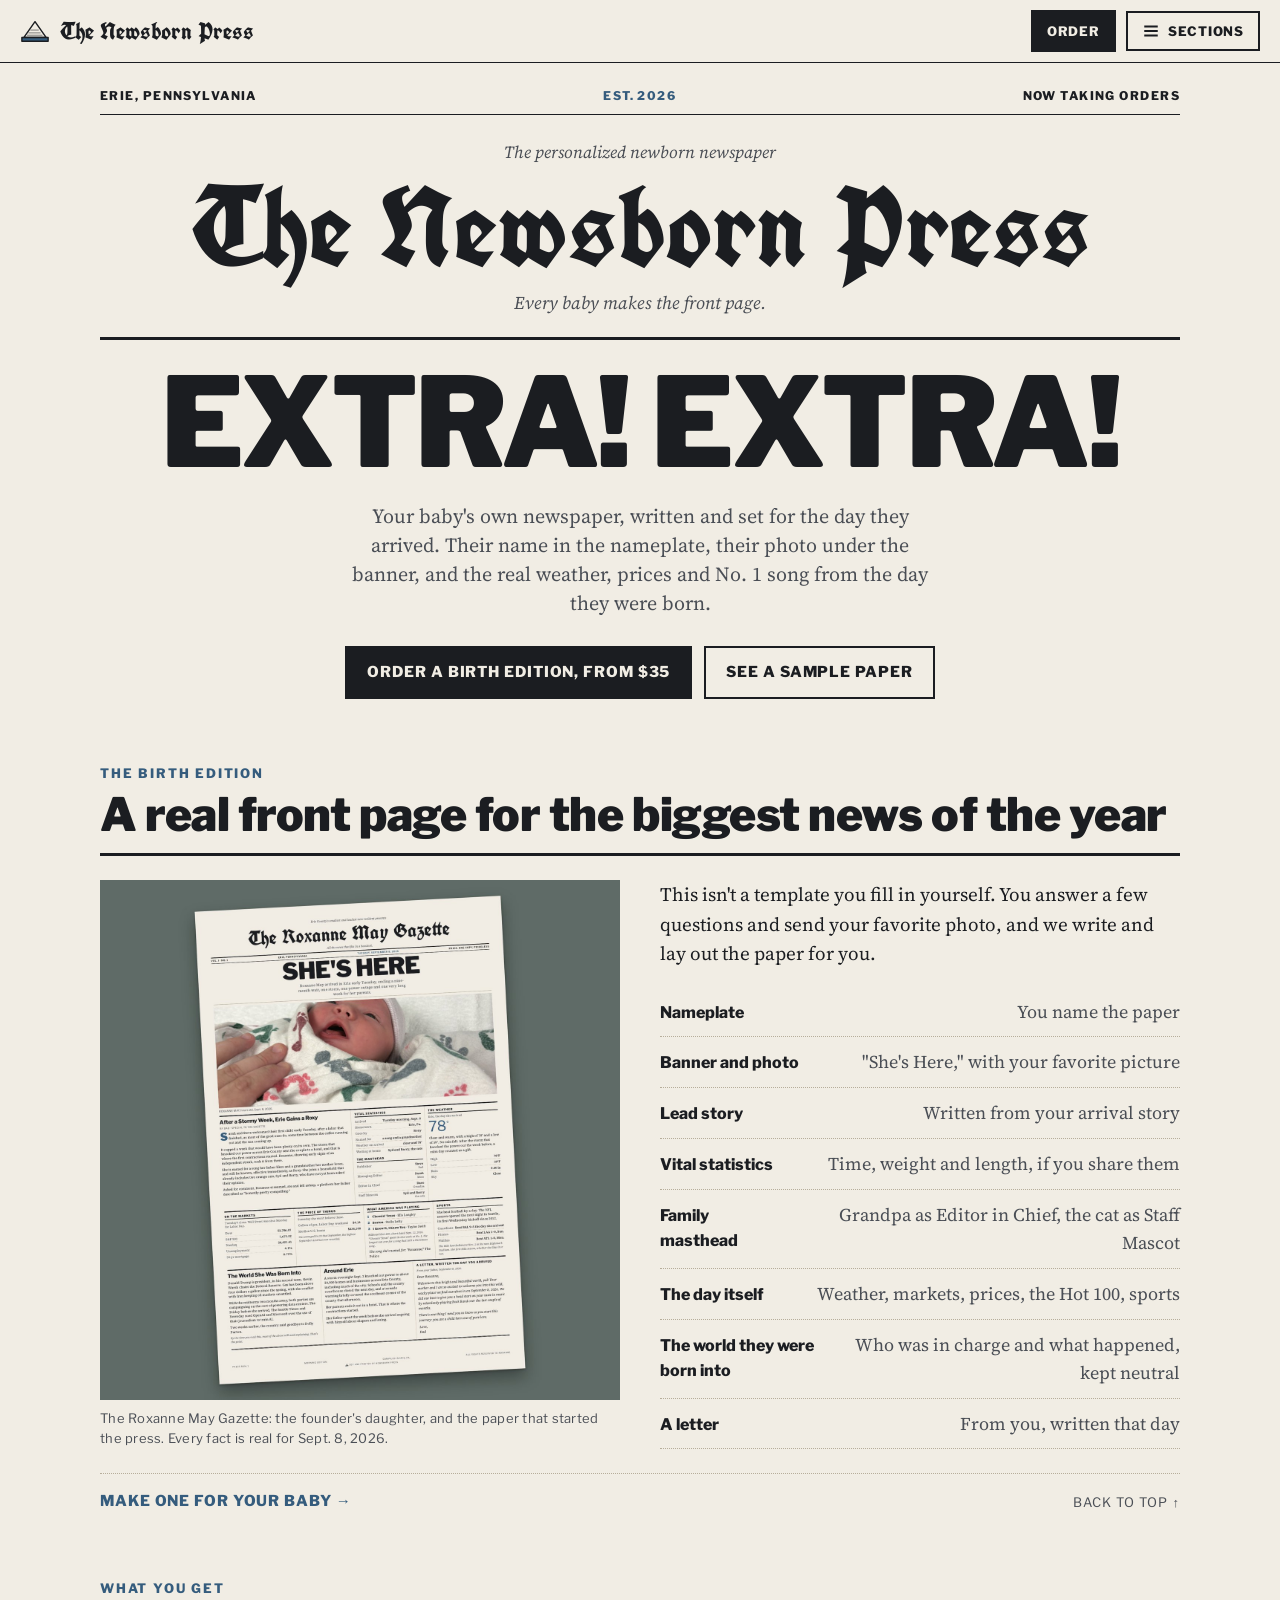
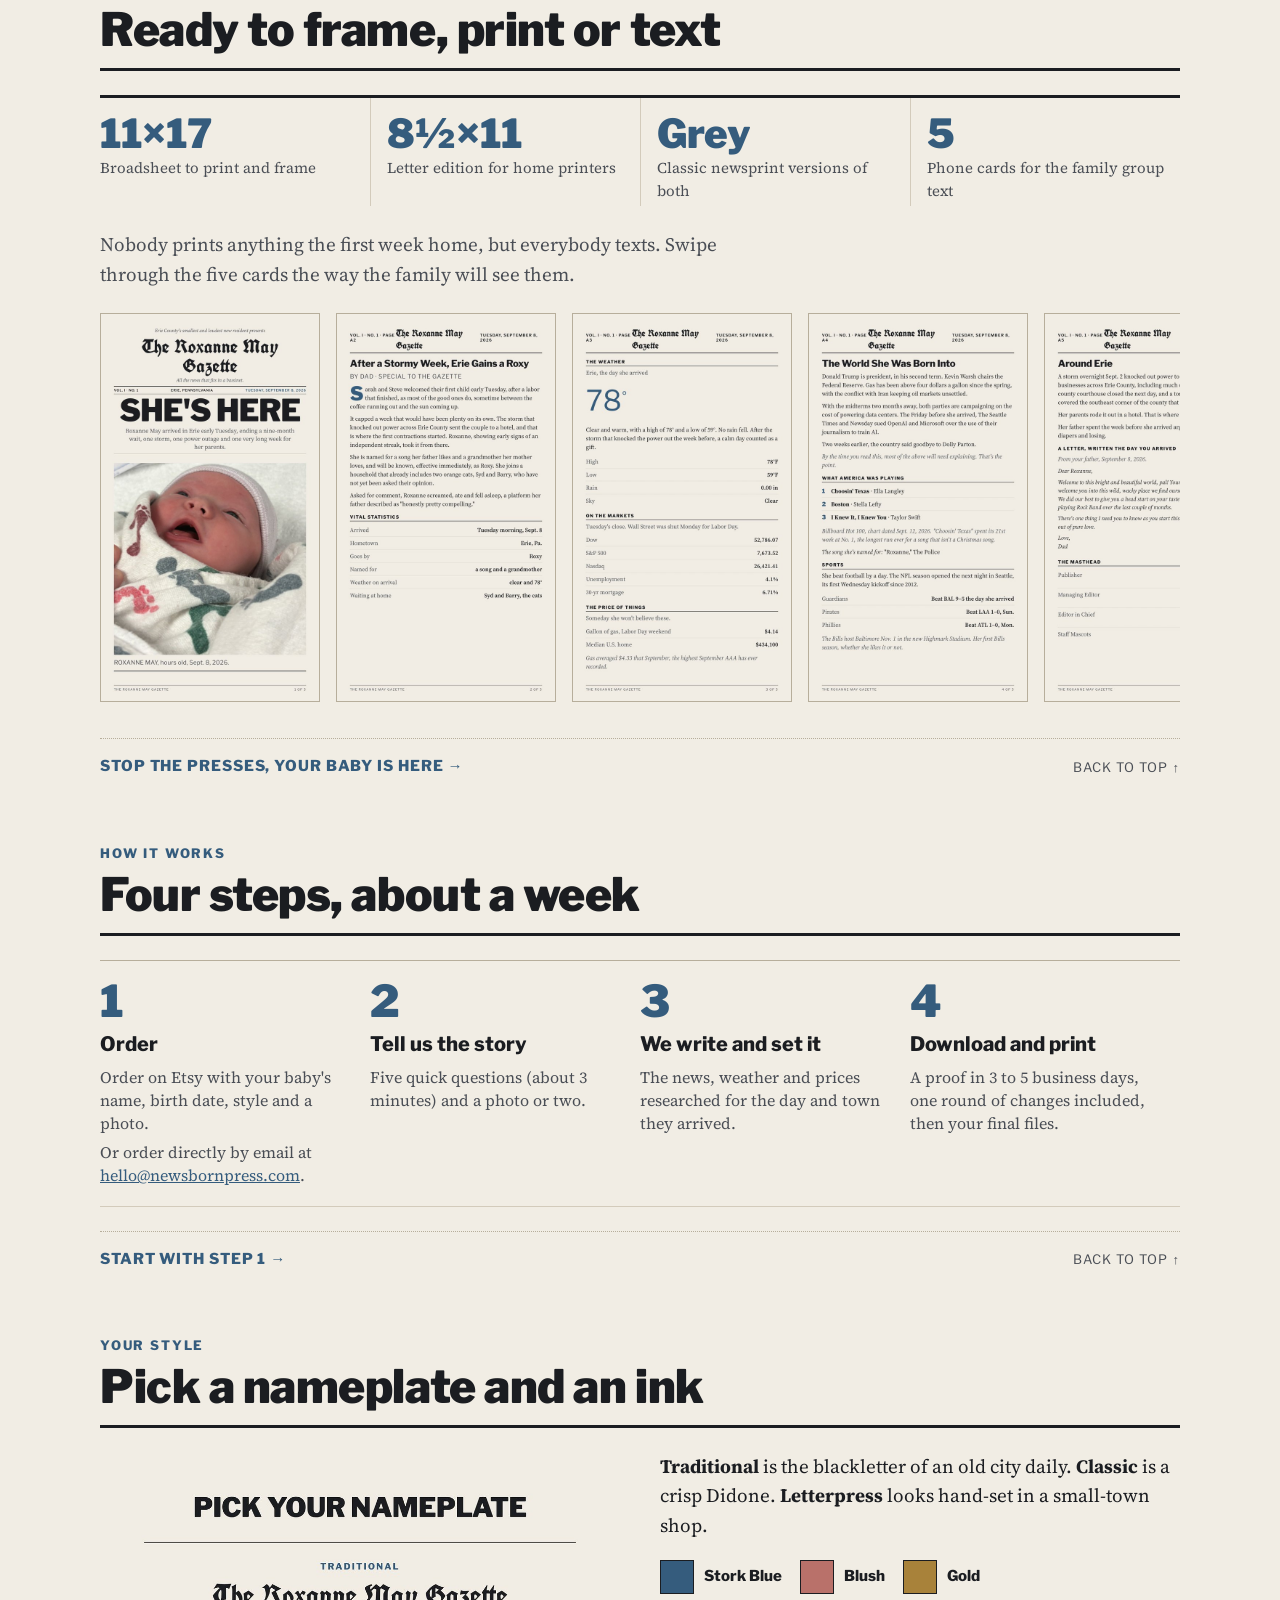
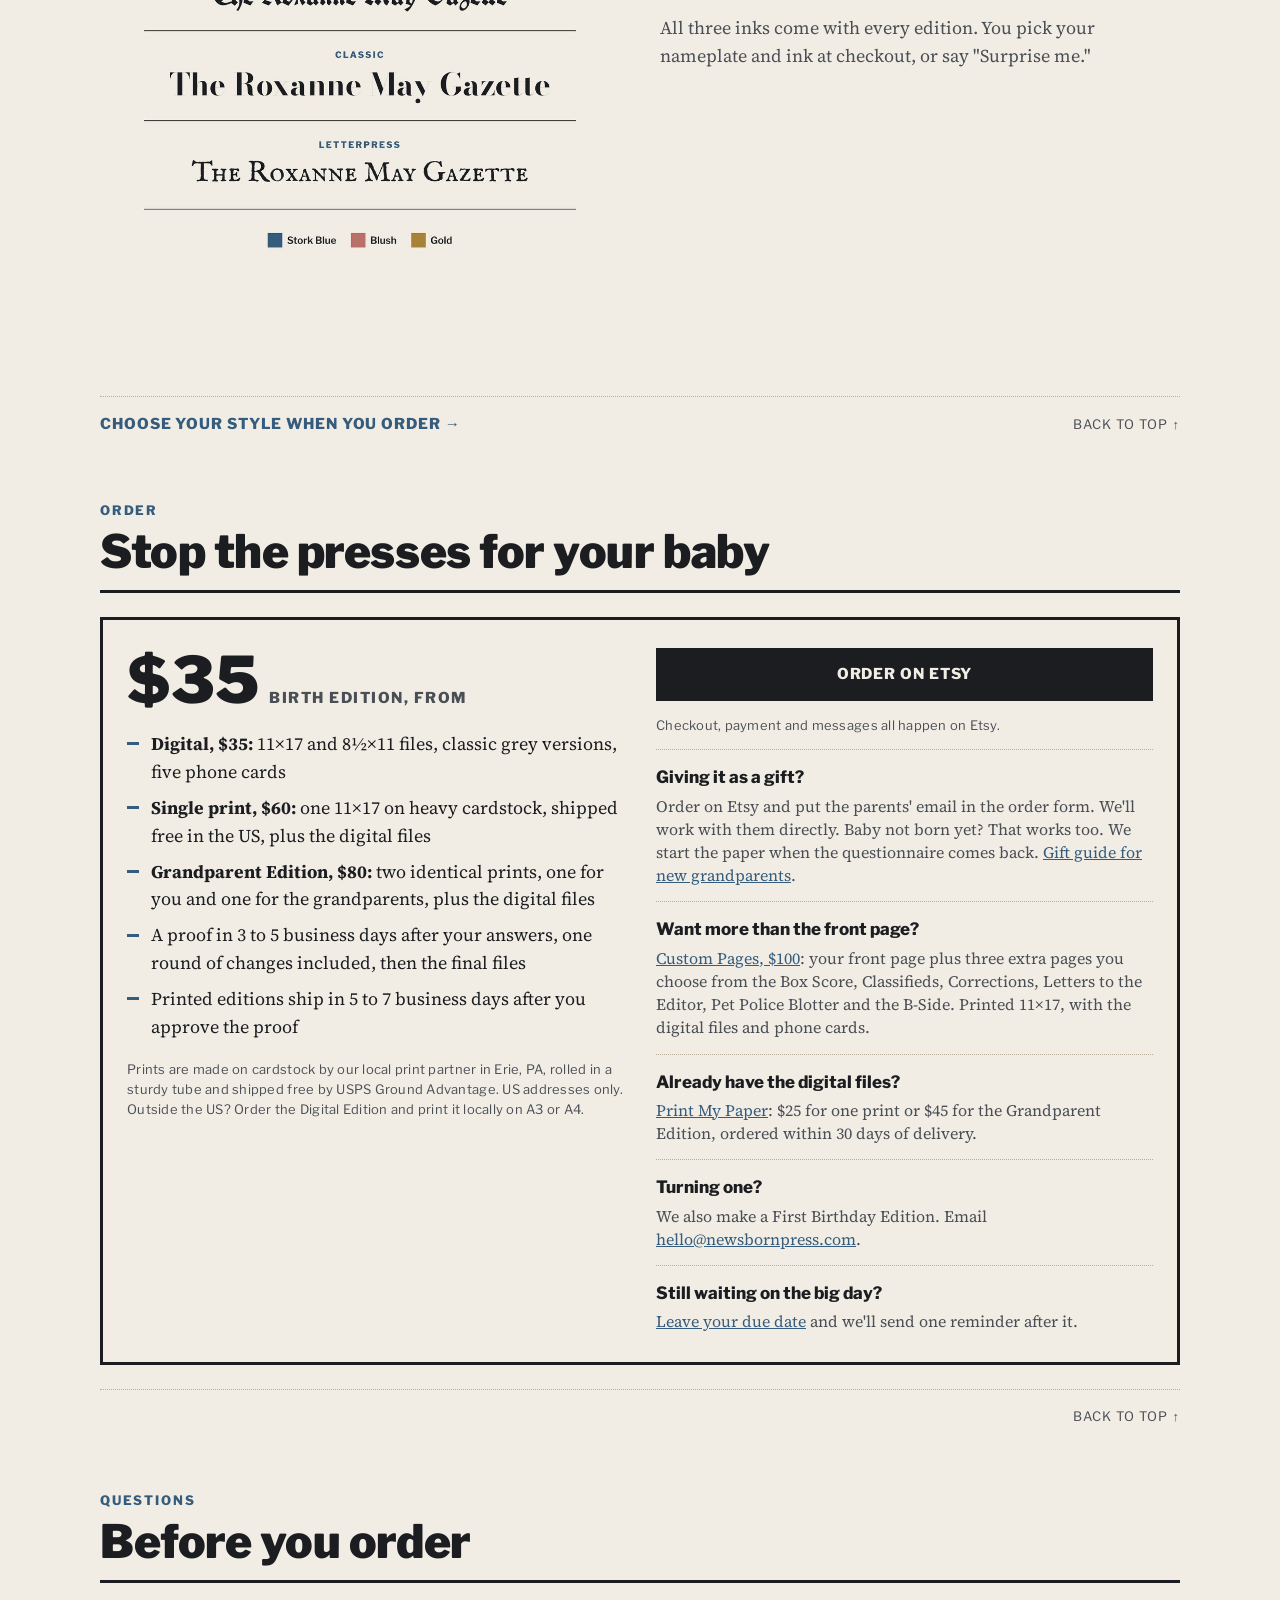
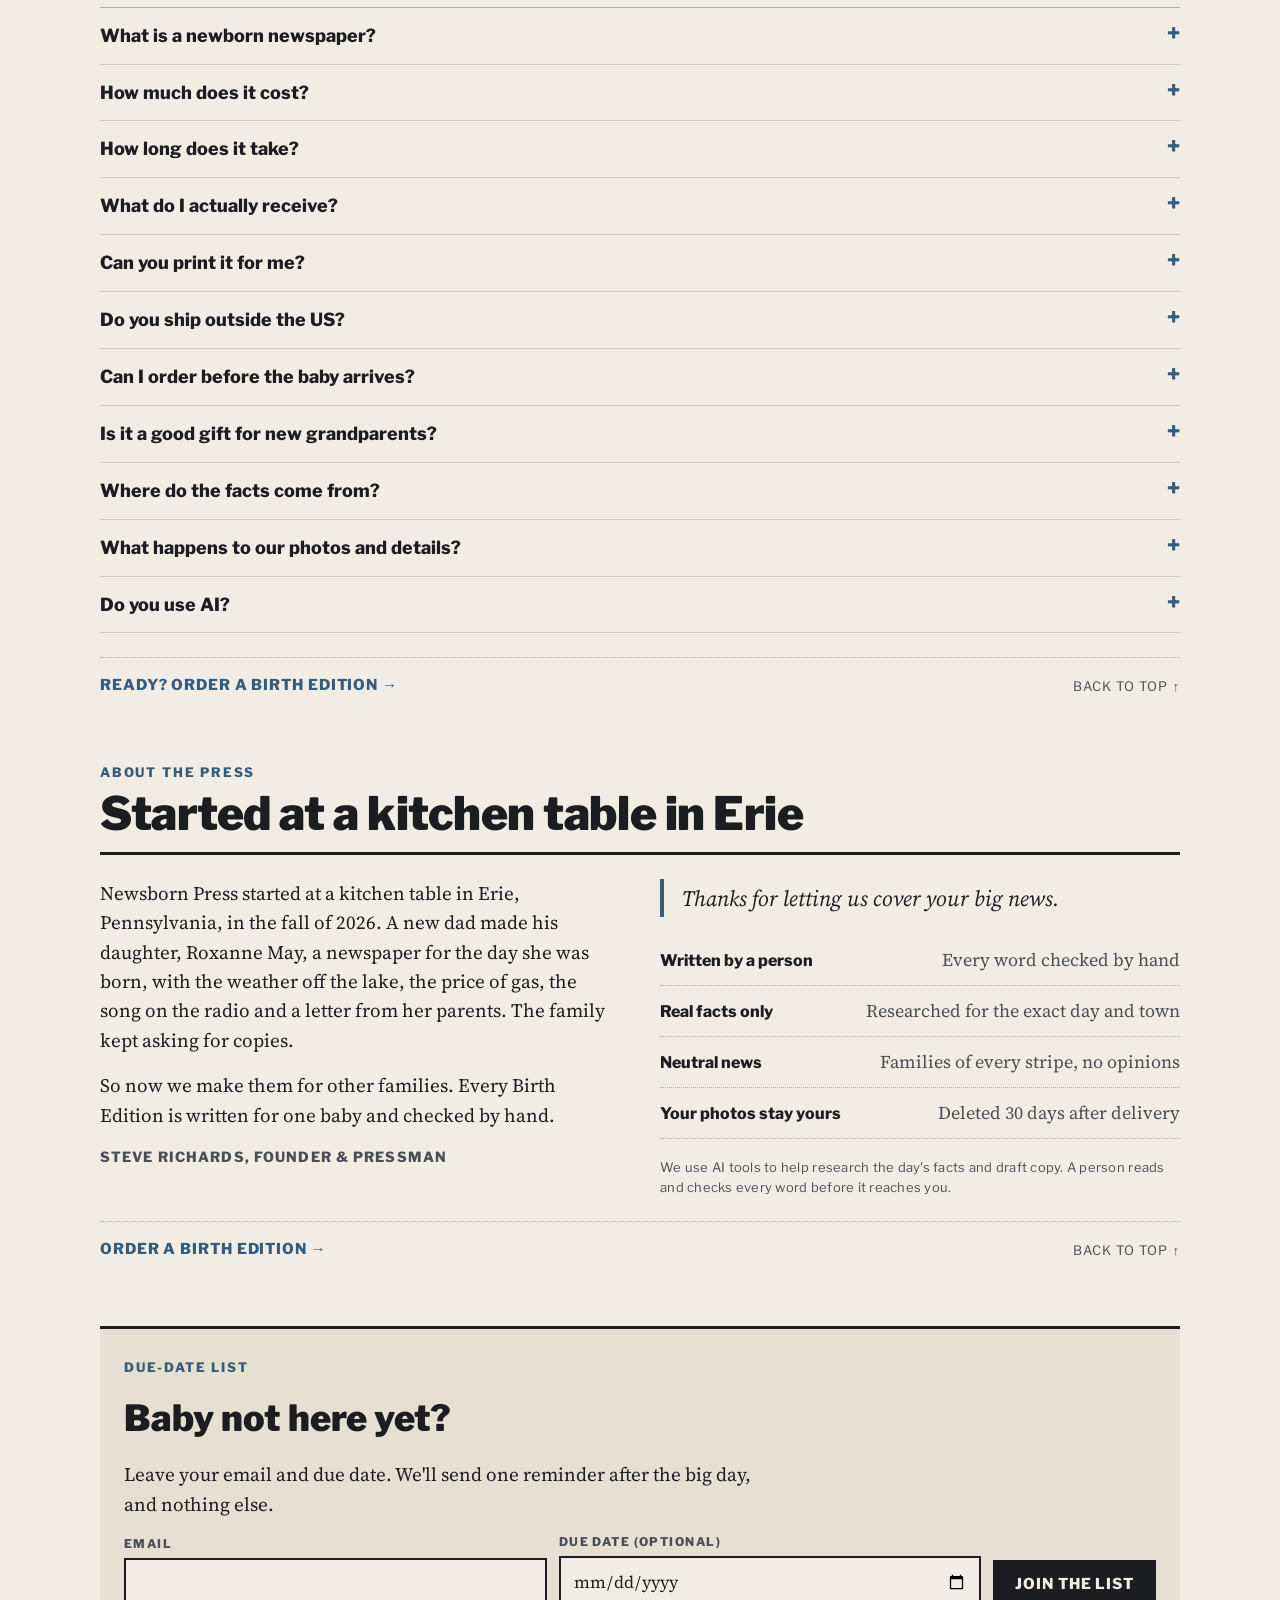
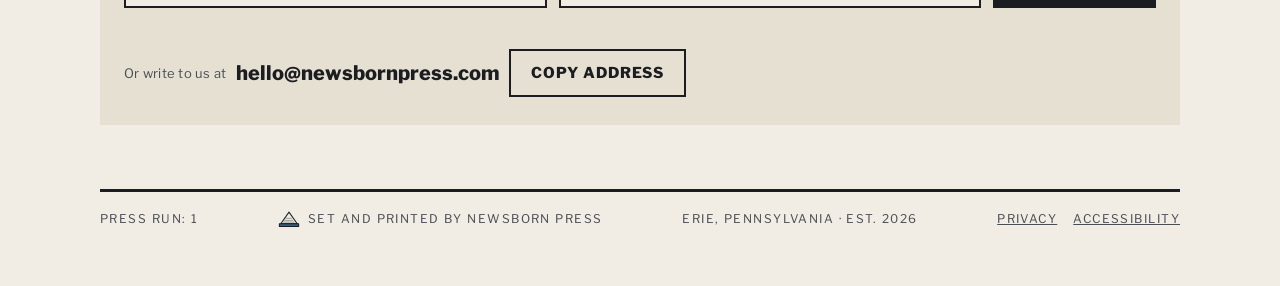
<file: index.html>
<!doctype html>
<html lang="en" data-shop="open">
<head>
<meta charset="utf-8">
<meta name="viewport" content="width=device-width, initial-scale=1, viewport-fit=cover">
<title>Personalized Newborn Newspaper | Newsborn Press</title>
<meta name="p:domain_verify" content="c083eeeed482a2c7479dff882aba1f59"/>
<meta name="description" content="A personalized newborn newspaper, written and set for the day your baby was born. Every baby makes the front page.">
<meta property="og:title" content="Personalized Newborn Newspaper | Newsborn Press">
<meta property="og:description" content="A personalized newborn newspaper, written and set for the day your baby was born. Every baby makes the front page.">
<meta property="og:url" content="https://newsbornpress.com/">
<link rel="canonical" href="https://newsbornpress.com/">
<meta property="og:type" content="website">
<meta property="og:image" content="https://newsbornpress.com/assets/og.jpg">
<meta name="twitter:card" content="summary_large_image">
<link rel="icon" href="assets/favicon.svg" type="image/svg+xml">
<link rel="apple-touch-icon" href="assets/apple-touch-icon.png">
<meta name="theme-color" content="#F1EDE4">
<link rel="stylesheet" href="assets/fonts/fonts.css">
<style>
/* Layout: the site is set like a front page: folio, nameplate, banner, then sections closed by heavy ink rules. One Stork Blue accent. */
:root{
  --newsprint:#F1EDE4; --newsprint-deep:#E6E0D2; --ink:#1B1D21; --graphite:#4A4E55;
  --rule:#B7AE9B; --rule-faint:#D3CBBB; --stork:#355C7D; --blush:#B9716A; --gold:#A8823A; --edge:#1B1D21;
  --f-nameplate:"UnifrakturCook","Old English Text MT",Georgia,serif;
  --f-head:"Libre Franklin","Franklin Gothic Medium","Arial Narrow",Arial,sans-serif;
  --f-body:"Source Serif 4",Georgia,"Times New Roman",serif;
}
@media (prefers-color-scheme: dark){:root:not([data-theme="light"]){
  --newsprint:#23211D; --newsprint-deep:#2E2B26; --ink:#ECE7DC; --graphite:#BDB6A8;
  --rule:#5E584D; --rule-faint:#3A3631; --stork:#8FB3D1; --blush:#E0A49C; --gold:#D6B477; --edge:#BDB6A8; color-scheme:dark}}
:root[data-theme="dark"]{
  --newsprint:#23211D; --newsprint-deep:#2E2B26; --ink:#ECE7DC; --graphite:#BDB6A8;
  --rule:#5E584D; --rule-faint:#3A3631; --stork:#8FB3D1; --blush:#E0A49C; --gold:#D6B477; --edge:#BDB6A8; color-scheme:dark}

*{box-sizing:border-box}
html{-webkit-text-size-adjust:100%}
body{background:var(--newsprint);color:var(--ink);font-family:var(--f-body);font-size:18px;line-height:1.55;margin:0;padding-inline:20px;padding-block:24px 56px}
.sheet{max-width:1080px;margin-inline:auto;display:flex;flex-direction:column;gap:64px}
h1,h2,h3{text-wrap:balance;margin:0}
p{margin:0}
img{max-width:100%;height:auto;display:block}
a{color:var(--stork)}
:focus-visible{outline:3px solid var(--stork);outline-offset:3px}
.label{font-family:var(--f-head);font-weight:800;font-size:13px;letter-spacing:.14em;text-transform:uppercase;color:var(--stork)}
.caption{font-family:var(--f-head);font-size:13px;color:var(--graphite);letter-spacing:.02em}
.muted{color:var(--graphite)}

/* masthead */
.mast{display:flex;flex-direction:column;align-items:center;text-align:center;gap:6px}
.folio{width:100%;display:flex;flex-wrap:wrap;justify-content:space-between;gap:6px 18px;font-family:var(--f-head);font-weight:800;font-size:12px;letter-spacing:.12em;text-transform:uppercase;border-bottom:1px solid var(--ink);padding-bottom:8px}
.folio .accent{color:var(--stork)}
.kicker{margin-top:18px;font-style:italic;color:var(--graphite);font-size:17px}
.nameplate{font-family:var(--f-nameplate);font-weight:700;font-size:clamp(48px,10vw,112px);line-height:1}
.motto{font-style:italic;color:var(--graphite);font-size:18px}
.mast .rule{width:100%;border-top:3px solid var(--ink);margin-top:14px}
.banner{font-family:var(--f-head);font-weight:900;text-transform:uppercase;letter-spacing:-.02em;line-height:.92;font-size:clamp(46px,10.5vw,124px);margin-top:20px}
.deck{max-width:60ch;margin:16px auto 0;color:var(--graphite);font-size:20px;line-height:1.45}
.cta-row{display:flex;flex-wrap:wrap;gap:12px;justify-content:center;margin-top:22px}
.btn{font-family:var(--f-head);font-weight:800;font-size:15px;letter-spacing:.06em;text-transform:uppercase;text-decoration:none;padding:13px 20px;border:2px solid var(--ink);color:var(--ink);background:transparent;cursor:pointer}
.btn.primary{background:var(--ink);color:var(--newsprint)}
.btn:hover{border-color:var(--stork)}

/* sections */
.section{display:flex;flex-direction:column;gap:24px}
.section > header{display:flex;flex-direction:column;gap:8px;border-bottom:3px solid var(--ink);padding-bottom:14px}
.section h2{font-family:var(--f-head);font-weight:900;font-size:clamp(30px,4.6vw,46px);line-height:1.04;letter-spacing:-.01em}
.lede{max-width:65ch;font-size:19px}
.cols{display:grid;grid-template-columns:repeat(auto-fit,minmax(min(100%,320px),1fr));gap:40px;align-items:start}
.cols > *{min-width:0}
figure{margin:0;display:flex;flex-direction:column;gap:8px}

.rows{display:flex;flex-direction:column}
.rows > div{display:flex;justify-content:space-between;align-items:baseline;gap:16px;padding-block:11px;border-bottom:1px dotted var(--rule)}
.rows b{font-family:var(--f-head);font-weight:800;font-size:16px}
.rows span{color:var(--graphite);text-align:right}

.reel{display:flex;gap:16px;overflow-x:auto;scroll-snap-type:x mandatory;padding-bottom:12px}
.reel img{flex:0 0 auto;width:min(62vw,220px);scroll-snap-align:start;border:1px solid var(--rule)}

.steps{display:grid;grid-template-columns:repeat(auto-fit,minmax(min(100%,210px),1fr));gap:0;border-top:1px solid var(--rule)}
.step{padding:18px 18px 18px 0;display:flex;flex-direction:column;gap:6px;border-bottom:1px solid var(--rule-faint)}
.step strong{font-family:var(--f-head);font-weight:900;font-size:44px;line-height:1;color:var(--stork)}
.step h3{font-family:var(--f-head);font-weight:800;font-size:20px}
.step p{color:var(--graphite);font-size:16px;line-height:1.45}

.files{display:grid;grid-template-columns:repeat(auto-fit,minmax(150px,1fr));border-top:3px solid var(--ink)}
.file{padding:16px 16px 4px 0;display:flex;flex-direction:column;gap:2px}
.file + .file{border-left:1px solid var(--rule-faint);padding-left:16px}
.file strong{font-family:var(--f-head);font-weight:900;font-size:40px;line-height:1;color:var(--stork)}
.file span{font-size:15px;color:var(--graphite)}

.inks{display:flex;flex-wrap:wrap;gap:18px}
.ink{display:flex;align-items:center;gap:10px;font-family:var(--f-head);font-weight:800;font-size:15px}
.ink i{display:block;width:34px;height:34px;border:1px solid var(--edge)}

.quote{border-left:4px solid var(--stork);padding:4px 0 4px 18px;font-size:22px;font-style:italic;line-height:1.4}
.sig{font-family:var(--f-head);font-weight:800;font-size:14px;letter-spacing:.08em;text-transform:uppercase;color:var(--graphite)}

.contact{background:var(--newsprint-deep);border-top:3px solid var(--ink);padding:28px 24px;display:flex;flex-direction:column;gap:14px;align-items:flex-start}
.contact h2{font-family:var(--f-head);font-weight:900;font-size:clamp(26px,4vw,36px)}
.email{display:flex;flex-wrap:wrap;gap:10px;align-items:center}
.email code{font-family:var(--f-head);font-weight:800;font-size:20px;color:var(--ink);user-select:all}
.status{font-family:var(--f-head);font-size:13px;color:var(--graphite);min-height:1em}

.colophon{border-top:3px solid var(--ink);padding-top:16px;display:flex;flex-wrap:wrap;justify-content:space-between;align-items:center;gap:10px 24px;font-family:var(--f-head);font-size:12px;letter-spacing:.12em;text-transform:uppercase;color:var(--graphite)}
.colophon .mark{display:inline-flex;align-items:center;gap:8px}
.colophon svg{width:22px;height:22px}
@media (prefers-reduced-motion:no-preference){.reel{scroll-behavior:smooth}}
/* v1.1: launch switch. data-shop="soon" until launch, "open" after (set in SHOP config at the bottom) */
[data-shop="soon"] .when-open,[data-shop="open"] .when-soon{display:none !important}

/* order */
.order{border:3px solid var(--ink);padding:28px 24px;display:grid;grid-template-columns:repeat(auto-fit,minmax(min(100%,300px),1fr));gap:32px;align-items:start}
.order > *{min-width:0}
.price{font-family:var(--f-head);font-weight:900;font-size:64px;line-height:1}
.price small{font-size:15px;font-weight:800;letter-spacing:.1em;text-transform:uppercase;color:var(--graphite);margin-left:10px}
.ticks{list-style:none;padding:0;margin:0;display:flex;flex-direction:column;gap:8px}
.ticks li{padding-left:24px;position:relative}
.ticks li::before{content:"";position:absolute;left:0;top:.68em;width:12px;height:3px;background:var(--stork)}
.paths{display:flex;flex-direction:column;gap:14px}
.paths .btn{text-align:center}
.alt{border-top:1px dotted var(--rule);padding-top:14px;display:flex;flex-direction:column;gap:4px}
.alt b{font-family:var(--f-head);font-weight:800;font-size:17px}
.alt p{color:var(--graphite);font-size:16px;line-height:1.45}

/* faq */
.faq{border-top:1px solid var(--rule)}
.faq details{border-bottom:1px solid var(--rule-faint);padding:14px 0}
.faq summary{font-family:var(--f-head);font-weight:800;font-size:18px;cursor:pointer;list-style:none;display:flex;justify-content:space-between;gap:16px}
.faq summary::-webkit-details-marker{display:none}
.faq summary::after{content:"+";color:var(--stork);font-weight:900;font-size:22px;line-height:1}
.faq details[open] summary::after{content:"\2212"}
.faq details p{margin-top:10px;color:var(--graphite);max-width:65ch;font-size:17px}

/* signup */
.signup{display:flex;flex-wrap:wrap;gap:12px;align-items:flex-end;width:100%}
.field{display:flex;flex-direction:column;gap:4px;flex:1 1 220px;min-width:0}
.field label{font-family:var(--f-head);font-weight:800;font-size:12px;letter-spacing:.12em;text-transform:uppercase;color:var(--graphite)}
.field input{font:inherit;font-size:17px;padding:10px 12px;min-height:48px;border:2px solid var(--ink);border-radius:0;background:var(--newsprint);color:var(--ink);width:100%}
.signup .btn{min-height:48px}

/* v1.2: sticky top bar with section menu, per-section CTAs, back to top */
html{scroll-padding-top:72px}
.topbar{position:sticky;top:0;z-index:20;margin-inline:-20px;margin-top:-24px;margin-bottom:24px;padding:10px 20px;background:var(--newsprint);border-bottom:1px solid var(--ink);display:flex;align-items:center;justify-content:space-between;gap:12px}
.topbar .brand{font-family:var(--f-nameplate);font-weight:700;font-size:24px;line-height:1;color:var(--ink);text-decoration:none;white-space:nowrap;display:inline-flex;align-items:center;gap:10px}
.topbar .brand svg{width:30px;height:30px;flex:none}
.topbar .right{display:flex;align-items:center;gap:10px}
.topbar .btn{padding:9px 14px;font-size:13px;white-space:nowrap}
.menu-btn{display:inline-flex;align-items:center;gap:8px}
.menu-btn svg{width:18px;height:18px}
.menu{position:absolute;right:20px;top:100%;margin-top:6px;min-width:240px;background:var(--newsprint);border:2px solid var(--ink);box-shadow:6px 6px 0 var(--rule-faint);display:flex;flex-direction:column;padding:6px 0}
.menu[hidden]{display:none}
.menu a{font-family:var(--f-head);font-weight:800;font-size:15px;letter-spacing:.04em;text-transform:uppercase;text-decoration:none;color:var(--ink);padding:12px 18px;border-bottom:1px dotted var(--rule)}
.menu a:last-child{border-bottom:0;color:var(--stork)}
.menu a:hover{background:var(--newsprint-deep)}
.foot{display:flex;flex-wrap:wrap;justify-content:space-between;align-items:center;gap:12px 20px;border-top:1px dotted var(--rule);padding-top:16px}
.foot .go{font-family:var(--f-head);font-weight:800;font-size:15px;letter-spacing:.06em;text-transform:uppercase;text-decoration:none;color:var(--stork)}
.foot .go:hover{text-decoration:underline}
.foot .top{font-family:var(--f-head);font-size:13px;letter-spacing:.08em;text-transform:uppercase;color:var(--graphite);text-decoration:none}
.foot .top:hover{color:var(--ink)}
@media (max-width:700px){ [data-shop="open"] .topbar .cta{display:none} .topbar .brand{font-size:20px} .topbar .brand svg{width:26px;height:26px} }
@media (max-width:480px){ .topbar .cta{display:none} }

/* mobile order bar (open only) */
.orderbar{display:none}
@media (max-width:700px){
  [data-shop="open"] .orderbar{display:flex;position:fixed;left:0;right:0;bottom:0;z-index:10;justify-content:space-between;align-items:center;gap:12px;padding:10px 16px calc(10px + env(safe-area-inset-bottom));background:var(--newsprint);border-top:3px solid var(--ink);font-family:var(--f-head);font-weight:800;font-size:14px;letter-spacing:.06em;text-transform:uppercase;transition:transform .2s}
  [data-shop="open"] body{padding-bottom:104px}
  .orderbar.away{transform:translateY(110%)}
  .orderbar .btn{padding:10px 18px}
}
/* v1.6: skip link, legal links, reduced motion */
.skip{position:absolute;left:12px;top:-60px;z-index:50;background:var(--ink);color:var(--newsprint);padding:10px 14px;font-family:var(--f-head);font-weight:800;text-decoration:none}
.skip:focus{top:12px}
.colophon .legal{display:flex;gap:16px;flex-wrap:wrap}
.colophon .legal a{color:inherit}
main:focus{outline:none}
@media (prefers-reduced-motion:reduce){*,*::before,*::after{transition:none!important;animation:none!important;scroll-behavior:auto!important}}
</style>
<script type="application/ld+json">
{
 "@context": "https://schema.org",
 "@graph": [
  {
   "@type": "Organization",
   "@id": "https://newsbornpress.com/#org",
   "name": "Newsborn Press",
   "alternateName": "The Newsborn Press",
   "url": "https://newsbornpress.com/",
   "logo": "https://newsbornpress.com/assets/apple-touch-icon.png",
   "email": "hello@newsbornpress.com",
   "slogan": "Every baby makes the front page.",
   "foundingDate": "2026",
   "founder": {
    "@type": "Person",
    "name": "Steve Richards"
   },
   "address": {
    "@type": "PostalAddress",
    "addressLocality": "Erie",
    "addressRegion": "PA",
    "addressCountry": "US"
   },
   "sameAs": [
    "https://newsbornpress.etsy.com",
    "https://www.instagram.com/newsbornpress/",
    "https://www.pinterest.com/newsbornpress/",
    "https://x.com/newsbornpress",
    "https://bsky.app/profile/newsbornpress.com"
   ]
  },
  {
   "@type": "WebSite",
   "@id": "https://newsbornpress.com/#site",
   "url": "https://newsbornpress.com/",
   "name": "Newsborn Press",
   "publisher": {
    "@id": "https://newsbornpress.com/#org"
   }
  },
  {
   "@type": "Product",
   "@id": "https://newsbornpress.com/#birth-edition",
   "name": "Personalized Newborn Newspaper: Birth Edition",
   "description": "A personalized newborn newspaper front page with the baby's name, photo and birth stats, plus the real weather, prices, No. 1 song and news from the day they were born. Digital files include an 11x17 broadsheet, an 8.5x11 letter edition, grey newsprint versions of both and five phone cards.",
   "image": "https://newsbornpress.com/assets/og.jpg",
   "brand": {
    "@id": "https://newsbornpress.com/#org"
   },
   "offers": [
    {
     "@type": "Offer",
     "name": "Digital Edition",
     "price": "35.00",
     "priceCurrency": "USD",
     "availability": "https://schema.org/InStock",
     "url": "https://www.etsy.com/listing/4590744230",
     "seller": {
      "@id": "https://newsbornpress.com/#org"
     }
    },
    {
     "@type": "Offer",
     "name": "Printed Edition, Single print",
     "price": "60.00",
     "priceCurrency": "USD",
     "availability": "https://schema.org/InStock",
     "url": "https://www.etsy.com/listing/4590755506",
     "seller": {
      "@id": "https://newsbornpress.com/#org"
     },
     "shippingDetails": {
      "@type": "OfferShippingDetails",
      "shippingRate": {
       "@type": "MonetaryAmount",
       "value": "0",
       "currency": "USD"
      },
      "shippingDestination": {
       "@type": "DefinedRegion",
       "addressCountry": "US"
      }
     }
    },
    {
     "@type": "Offer",
     "name": "Grandparent Edition, two prints",
     "price": "80.00",
     "priceCurrency": "USD",
     "availability": "https://schema.org/InStock",
     "url": "https://www.etsy.com/listing/4590755506",
     "seller": {
      "@id": "https://newsbornpress.com/#org"
     },
     "shippingDetails": {
      "@type": "OfferShippingDetails",
      "shippingRate": {
       "@type": "MonetaryAmount",
       "value": "0",
       "currency": "USD"
      },
      "shippingDestination": {
       "@type": "DefinedRegion",
       "addressCountry": "US"
      }
     }
    }
   ]
  },
  {
   "@type": "FAQPage",
   "@id": "https://newsbornpress.com/#faq",
   "mainEntity": [
    {
     "@type": "Question",
     "name": "What is a newborn newspaper?",
     "acceptedAnswer": {
      "@type": "Answer",
      "text": "A newborn newspaper is a real front page about your baby: their name in the nameplate, their photo under the banner, their birth stats, and the real weather, prices, No. 1 song and news from the day they were born, researched and sourced. Newsborn Press writes and sets each one in Erie, Pennsylvania."
     }
    },
    {
     "@type": "Question",
     "name": "How much does it cost?",
     "acceptedAnswer": {
      "@type": "Answer",
      "text": "The Digital Edition is $35. A Single print is $60 and the Grandparent Edition, with two identical prints, is $80. Both printed options include the digital files and free US shipping."
     }
    },
    {
     "@type": "Question",
     "name": "How long does it take?",
     "acceptedAnswer": {
      "@type": "Answer",
      "text": "You'll get a proof within 3 to 5 business days of sending your answers. One round of changes is included, then the final files. Printed editions ship in 5 to 7 business days after you approve the proof."
     }
    },
    {
     "@type": "Question",
     "name": "What do I actually receive?",
     "acceptedAnswer": {
      "@type": "Answer",
      "text": "Every order gets the digital files: the 11×17 broadsheet, the 8½×11 letter edition, classic grey versions of both, and five phone cards. Printed orders also get one or two 11×17 prints on heavy cardstock, shipped free in the US."
     }
    },
    {
     "@type": "Question",
     "name": "Can you print it for me?",
     "acceptedAnswer": {
      "@type": "Answer",
      "text": "Yes. Choose the Single print or the Grandparent Edition and we print it in Erie and mail it to you. The digital files come with it too. Printing it yourself? The 11×17 looks best at a local print or copy shop on matte paper, and the letter edition prints fine at home."
     }
    },
    {
     "@type": "Question",
     "name": "Do you ship outside the US?",
     "acceptedAnswer": {
      "@type": "Answer",
      "text": "Printed editions ship to US addresses only for now. Outside the US, order the Digital Edition and print it locally. The broadsheet prints well on A3, and the letter edition on A4."
     }
    },
    {
     "@type": "Question",
     "name": "Can I order before the baby arrives?",
     "acceptedAnswer": {
      "@type": "Answer",
      "text": "Yes, and it makes a good shower gift. Order anytime and fill in the questionnaire once the baby is here."
     }
    },
    {
     "@type": "Question",
     "name": "Is it a good gift for new grandparents?",
     "acceptedAnswer": {
      "@type": "Answer",
      "text": "It's one of the most popular ways to use it. The Grandparent Edition comes with two identical 11×17 prints, one for the parents and one for the grandparents. See our gift guide for new grandparents."
     }
    },
    {
     "@type": "Question",
     "name": "Where do the facts come from?",
     "acceptedAnswer": {
      "@type": "Answer",
      "text": "Public sources for the exact date: the National Weather Service, market data, government price reports, the music charts and the sports pages. We keep a list of sources for every paper."
     }
    },
    {
     "@type": "Question",
     "name": "What happens to our photos and details?",
     "acceptedAnswer": {
      "@type": "Answer",
      "text": "We use them only to make your paper and delete them 30 days after delivery. We never show your baby in our marketing without your written permission."
     }
    },
    {
     "@type": "Question",
     "name": "Do you use AI?",
     "acceptedAnswer": {
      "@type": "Answer",
      "text": "We use AI tools to help research the day's facts and draft copy. A person reads and checks every word before it reaches you."
     }
    }
   ]
  }
 ]
}
</script>
</head>
<body id="top">
<a class="skip" href="#main">Skip to content</a>
<nav class="topbar" aria-label="Site">
  <a class="brand" href="#top"><svg viewBox="0 0 64 64" aria-hidden="true"><path d="M8 46 L32 12 L56 46 Z" fill="var(--newsprint)" stroke="var(--ink)" stroke-width="3" stroke-linejoin="round"/><path d="M4 46 H60 V54 H4 Z" fill="var(--stork)" stroke="var(--ink)" stroke-width="3" stroke-linejoin="round"/><path d="M22 30 H40 M18 36 H44 M15 41 H48" stroke="var(--ink)" stroke-width="2" opacity=".55"/></svg>The Newsborn Press</a>
  <div class="right">
    <a class="btn primary cta when-soon" href="#contact">Get first word</a>
    <a class="btn primary cta when-open" href="#order">Order</a>
    <button class="btn menu-btn" type="button" id="menu-btn" aria-expanded="false" aria-controls="menu"><svg viewBox="0 0 24 24" aria-hidden="true"><path d="M3 6h18M3 12h18M3 18h18" stroke="currentColor" stroke-width="2.5"/></svg>Sections</button>
  </div>
  <div class="menu" id="menu" hidden>
    <a href="#paper">The sample paper</a>
    <a href="#included">What you get</a>
    <a href="#how">How it works</a>
    <a href="#style">Pick your style</a>
    <a href="#order" class="when-open">Order, from $35</a>
    <a href="#faq">Questions</a>
    <a href="#about">About the press</a>
    <a href="#contact" class="when-soon">Get first word</a>
    <a href="#contact" class="when-open">Due-date list</a>
  </div>
</nav>


<main class="sheet" id="main" tabindex="-1">

<section class="mast" aria-label="Masthead">
  <div class="folio"><span>Erie, Pennsylvania</span><span class="accent">Est. 2026</span><span class="when-soon">Opening soon</span><span class="when-open">Now taking orders</span></div>
  <p class="kicker">The personalized newborn newspaper</p>
  <h1 class="nameplate">The Newsborn Press</h1>
  <p class="motto">Every baby makes the front page.</p>
  <div class="rule"></div>
  <p class="banner">Extra! Extra!</p>
  <p class="deck">Your baby's own newspaper, written and set for the day they arrived. Their name in the nameplate, their photo under the banner, and the real weather, prices and No. 1 song from the day they were born.</p>
  <div class="cta-row when-soon">
    <a class="btn primary" href="#paper">See a sample paper</a>
    <a class="btn" href="#contact">Get first word</a>
  </div>
  <div class="cta-row when-open">
    <a class="btn primary" href="#order">Order a Birth Edition, from $35</a>
    <a class="btn" href="#paper">See a sample paper</a>
  </div>
</section>

<section class="section" id="paper">
  <header><span class="label">The Birth Edition</span><h2>A real front page for the biggest news of the year</h2></header>
  <div class="cols">
    <figure>
      <img src="assets/hero.jpg" alt="Sample Birth Edition, The Roxanne May Gazette: nameplate, a SHE'S HERE banner headline, a photo of Roxanne hours old, the lead story, vital statistics, weather, markets, prices, the Hot 100, sports and a letter from Dad" width="1400" height="1400" loading="eager">
      <figcaption class="caption">The Roxanne May Gazette: the founder's daughter, and the paper that started the press. Every fact is real for Sept. 8, 2026.</figcaption>
    </figure>
    <div style="display:flex;flex-direction:column;gap:18px">
      <p class="lede">This isn't a template you fill in yourself. You answer a few questions and send your favorite photo, and we write and lay out the paper for you.</p>
      <div class="rows" aria-label="What's on the page">
        <div><b>Nameplate</b><span>You name the paper</span></div>
        <div><b>Banner and photo</b><span>"She's Here," with your favorite picture</span></div>
        <div><b>Lead story</b><span>Written from your arrival story</span></div>
        <div><b>Vital statistics</b><span>Time, weight and length, if you share them</span></div>
        <div><b>Family masthead</b><span>Grandpa as Editor in Chief, the cat as Staff Mascot</span></div>
        <div><b>The day itself</b><span>Weather, markets, prices, the Hot 100, sports</span></div>
        <div><b>The world they were born into</b><span>Who was in charge and what happened, kept neutral</span></div>
        <div><b>A letter</b><span>From you, written that day</span></div>
      </div>
    </div>
  </div>
<div class="foot">
    <a class="go when-soon" href="#contact">Want one for your baby? Get first word &rarr;</a>
    <a class="go when-open" href="#order">Make one for your baby &rarr;</a>
    <a class="top" href="#top">Back to top &uarr;</a>
  </div>
</section>

<section class="section" id="included">
  <header><span class="label">What you get</span><h2>Ready to frame, print or text</h2></header>
  <div class="files">
    <div class="file"><strong>11×17</strong><span>Broadsheet to print and frame</span></div>
    <div class="file"><strong>8½×11</strong><span>Letter edition for home printers</span></div>
    <div class="file"><strong>Grey</strong><span>Classic newsprint versions of both</span></div>
    <div class="file"><strong>5</strong><span>Phone cards for the family group text</span></div>
  </div>
  <p class="lede muted">Nobody prints anything the first week home, but everybody texts. Swipe through the five cards the way the family will see them.</p>
  <div class="reel" tabindex="0" aria-label="Five sample phone cards; scroll sideways">
    <img src="assets/card1.jpg" alt="Phone card 1: the front page with the banner and photo" width="600" height="1066" loading="lazy">
    <img src="assets/card2.jpg" alt="Phone card 2: the lead story and vital statistics" width="600" height="1066" loading="lazy">
    <img src="assets/card3.jpg" alt="Phone card 3: weather, markets and prices" width="600" height="1066" loading="lazy">
    <img src="assets/card4.jpg" alt="Phone card 4: the world she was born into, the Hot 100 and sports" width="600" height="1066" loading="lazy">
    <img src="assets/card5.jpg" alt="Phone card 5: around town, a letter from Dad and the masthead" width="600" height="1066" loading="lazy">
  </div>
<div class="foot">
    <a class="go when-soon" href="#contact">Stop the presses: get first word when we open &rarr;</a>
    <a class="go when-open" href="#order">Stop the presses, your baby is here &rarr;</a>
    <a class="top" href="#top">Back to top &uarr;</a>
  </div>
</section>

<section class="section" id="how">
  <header><span class="label">How it works</span><h2>Four steps, about a week</h2></header>
  <div class="steps">
    <div class="step"><strong>1</strong><h3>Order</h3><p>Order on Etsy with your baby's name, birth date, style and a photo.</p><p>Or order directly by email at <a href="mailto:hello@newsbornpress.com">hello@newsbornpress.com</a>.</p></div>
    <div class="step"><strong>2</strong><h3>Tell us the story</h3><p>Five quick questions (about 3 minutes) and a photo or two.</p></div>
    <div class="step"><strong>3</strong><h3>We write and set it</h3><p>The news, weather and prices researched for the day and town they arrived.</p></div>
    <div class="step"><strong>4</strong><h3>Download and print</h3><p>A proof in 3 to 5 business days, one round of changes included, then your final files.</p></div>
  </div>
<div class="foot">
    <a class="go when-soon" href="#contact">Get first word when step 1 opens &rarr;</a>
    <a class="go when-open" href="#order">Start with step 1 &rarr;</a>
    <a class="top" href="#top">Back to top &uarr;</a>
  </div>
</section>

<section class="section" id="style">
  <header><span class="label">Your style</span><h2>Pick a nameplate and an ink</h2></header>
  <div class="cols">
    <figure>
      <img src="assets/styles.jpg" alt="Three nameplate styles for The Roxanne May Gazette: Traditional blackletter, Classic Didone and Letterpress small caps" width="1000" height="1000" loading="lazy">
    </figure>
    <div style="display:flex;flex-direction:column;gap:20px">
      <p class="lede"><b>Traditional</b> is the blackletter of an old city daily. <b>Classic</b> is a crisp Didone. <b>Letterpress</b> looks hand-set in a small-town shop.</p>
      <div class="inks" aria-label="Accent inks">
        <span class="ink"><i style="background:#355C7D"></i>Stork Blue</span>
        <span class="ink"><i style="background:#B9716A"></i>Blush</span>
        <span class="ink"><i style="background:#A8823A"></i>Gold</span>
      </div>
      <p class="muted">All three inks come with every edition. You pick your nameplate and ink at checkout, or say "Surprise me."</p>
    </div>
  </div>
<div class="foot">
    <a class="go when-soon" href="#contact">Get first word &rarr;</a>
    <a class="go when-open" href="#order">Choose your style when you order &rarr;</a>
    <a class="top" href="#top">Back to top &uarr;</a>
  </div>
</section>

<section class="section when-open" id="order" aria-labelledby="order-h">
  <header><span class="label">Order</span><h2 id="order-h">Stop the presses for your baby</h2></header>
  <div class="order">
    <div style="display:flex;flex-direction:column;gap:18px">
      <p class="price">$35<small>Birth Edition, from</small></p>
      <ul class="ticks">
        <li><b>Digital, $35:</b> 11×17 and 8½×11 files, classic grey versions, five phone cards</li>
        <li><b>Single print, $60:</b> one 11×17 on heavy cardstock, shipped free in the US, plus the digital files</li>
        <li><b>Grandparent Edition, $80:</b> two identical prints, one for you and one for the grandparents, plus the digital files</li>
        <li>A proof in 3 to 5 business days after your answers, one round of changes included, then the final files</li>
        <li>Printed editions ship in 5 to 7 business days after you approve the proof</li>
      </ul>
      <p class="caption">Prints are made on cardstock by our local print partner in Erie, PA, rolled in a sturdy tube and shipped free by USPS Ground Advantage. US addresses only. Outside the US? Order the Digital Edition and print it locally on A3 or A4.</p>
    </div>
    <div class="paths">
      <a class="btn primary" id="etsy" href="https://newsbornpress.etsy.com">Order on Etsy</a>
      <p class="caption">Checkout, payment and messages all happen on Etsy.</p>
      <div class="alt"><b>Giving it as a gift?</b><p>Order on Etsy and put the parents' email in the order form. We'll work with them directly. Baby not born yet? That works too. We start the paper when the questionnaire comes back. <a href="/gift-for-new-grandparents/">Gift guide for new grandparents</a>.</p></div>
      <div class="alt"><b>Want more than the front page?</b><p><a href="https://www.etsy.com/listing/4598921507">Custom Pages, $100</a>: your front page plus three extra pages you choose from the Box Score, Classifieds, Corrections, Letters to the Editor, Pet Police Blotter and the B-Side. Printed 11×17, with the digital files and phone cards.</p></div>
      <div class="alt"><b>Already have the digital files?</b><p><a href="https://www.etsy.com/listing/4590803294">Print My Paper</a>: $25 for one print or $45 for the Grandparent Edition, ordered within 30 days of delivery.</p></div>
      <div class="alt"><b>Turning one?</b><p>We also make a First Birthday Edition. Email <a href="mailto:hello@newsbornpress.com">hello@newsbornpress.com</a>.</p></div>
      <div class="alt"><b>Still waiting on the big day?</b><p><a href="#contact">Leave your due date</a> and we'll send one reminder after it.</p></div>
    </div>
  </div>
  <div class="foot"><span></span><a class="top" href="#top">Back to top &uarr;</a></div>
</section>

<section class="section" id="faq" aria-labelledby="faq-h">
  <header><span class="label">Questions</span><h2 id="faq-h">Before you order</h2></header>
  <div class="faq">
    <details><summary>What is a newborn newspaper?</summary><p>A newborn newspaper is a real front page about your baby: their name in the nameplate, their photo under the banner, their birth stats, and the real weather, prices, No. 1 song and news from the day they were born, researched and sourced. Newsborn Press writes and sets each one in Erie, Pennsylvania.</p></details>
    <details><summary>How much does it cost?</summary><p>The Digital Edition is $35. A Single print is $60 and the Grandparent Edition, with two identical prints, is $80. Both printed options include the digital files and free US shipping.</p></details>
    <details><summary>How long does it take?</summary><p>You'll get a proof within 3 to 5 business days of sending your answers. One round of changes is included, then the final files. Printed editions ship in 5 to 7 business days after you approve the proof.</p></details>
    <details><summary>What do I actually receive?</summary><p>Every order gets the digital files: the 11×17 broadsheet, the 8½×11 letter edition, classic grey versions of both, and five phone cards. Printed orders also get one or two 11×17 prints on heavy cardstock, shipped free in the US.</p></details>
    <details><summary>Can you print it for me?</summary><p>Yes. Choose the Single print or the Grandparent Edition and we print it in Erie and mail it to you. The digital files come with it too. Printing it yourself? The 11×17 looks best at a local print or copy shop on matte paper, and the letter edition prints fine at home.</p></details>
    <details><summary>Do you ship outside the US?</summary><p>Printed editions ship to US addresses only for now. Outside the US, order the Digital Edition and print it locally. The broadsheet prints well on A3, and the letter edition on A4.</p></details>
    <details><summary>Can I order before the baby arrives?</summary><p>Yes, and it makes a good shower gift. Order anytime and fill in the questionnaire once the baby is here.</p></details>
    <details><summary>Is it a good gift for new grandparents?</summary><p>It's one of the most popular ways to use it. The Grandparent Edition comes with two identical 11×17 prints, one for the parents and one for the grandparents. See our <a href="/gift-for-new-grandparents/">gift guide for new grandparents</a>.</p></details>
    <details><summary>Where do the facts come from?</summary><p>Public sources for the exact date: the National Weather Service, market data, government price reports, the music charts and the sports pages. We keep a list of sources for every paper.</p></details>
    <details><summary>What happens to our photos and details?</summary><p>We use them only to make your paper and delete them 30 days after delivery. We never show your baby in our marketing without your written permission.</p></details>
    <details><summary>Do you use AI?</summary><p>We use AI tools to help research the day's facts and draft copy. A person reads and checks every word before it reaches you.</p></details>
  </div>
<div class="foot">
    <a class="go when-soon" href="#contact">Still curious? Get first word &rarr;</a>
    <a class="go when-open" href="#order">Ready? Order a Birth Edition &rarr;</a>
    <a class="top" href="#top">Back to top &uarr;</a>
  </div>
</section>

<section class="section" id="about">
  <header><span class="label">About the press</span><h2>Started at a kitchen table in Erie</h2></header>
  <div class="cols">
    <div style="display:flex;flex-direction:column;gap:16px">
      <p class="lede">Newsborn Press started at a kitchen table in Erie, Pennsylvania, in the fall of 2026. A new dad made his daughter, Roxanne May, a newspaper for the day she was born, with the weather off the lake, the price of gas, the song on the radio and a letter from her parents. The family kept asking for copies.</p>
      <p class="lede">So now we make them for other families. Every Birth Edition is written for one baby and checked by hand.</p>
      <p class="sig">Steve Richards, Founder &amp; Pressman</p>
    </div>
    <div style="display:flex;flex-direction:column;gap:18px">
      <p class="quote">Thanks for letting us cover your big news.</p>
      <div class="rows" aria-label="How we work">
        <div><b>Written by a person</b><span>Every word checked by hand</span></div>
        <div><b>Real facts only</b><span>Researched for the exact day and town</span></div>
        <div><b>Neutral news</b><span>Families of every stripe, no opinions</span></div>
        <div><b>Your photos stay yours</b><span>Deleted 30 days after delivery</span></div>
      </div>
      <p class="caption">We use AI tools to help research the day's facts and draft copy. A person reads and checks every word before it reaches you.</p>
    </div>
  </div>
<div class="foot">
    <a class="go when-soon" href="#contact">Join the first press run &rarr;</a>
    <a class="go when-open" href="#order">Order a Birth Edition &rarr;</a>
    <a class="top" href="#top">Back to top &uarr;</a>
  </div>
</section>

<section class="contact" id="contact" aria-labelledby="contact-h">
  <span class="label when-soon">Opening soon</span><span class="label when-open">Due-date list</span>
  <h2 id="contact-h"><span class="when-soon">Get first word when the press starts running</span><span class="when-open">Baby not here yet?</span></h2>
  <p class="lede"><span class="when-soon">Expecting, or know someone who is? Leave your email and we'll write once, the day the shop opens.</span><span class="when-open">Leave your email and due date. We'll send one reminder after the big day, and nothing else.</span></p>
  <form class="signup" id="signup" novalidate>
    <div class="field"><label for="su-email">Email</label><input id="su-email" name="email" type="email" autocomplete="email" required></div>
    <div class="field"><label for="su-due">Due date (optional)</label><input id="su-due" name="due" type="date"></div>
    <button class="btn primary" type="submit">Join the list</button>
  </form>
  <p class="status" id="status" role="status" aria-live="polite"></p>
  <div class="email"><span class="caption">Or write to us at</span><code id="addr">hello@newsbornpress.com</code><button class="btn" type="button" id="copy">Copy address</button></div>
</section>

<footer class="colophon">
  <span>Press run: 1</span>
  <span class="mark"><svg viewBox="0 0 64 64" role="img" aria-label="Newsborn Press paper-hat mark"><path d="M8 46 L32 12 L56 46 Z" fill="var(--newsprint)" stroke="var(--ink)" stroke-width="3" stroke-linejoin="round"/><path d="M4 46 H60 V54 H4 Z" fill="var(--stork)" stroke="var(--ink)" stroke-width="3" stroke-linejoin="round"/><path d="M22 30 H40 M18 36 H44 M15 41 H48" stroke="var(--ink)" stroke-width="2" opacity=".55"/></svg>Set and printed by Newsborn Press</span>
  <span>Erie, Pennsylvania · Est. 2026</span>
  <nav class="legal" aria-label="Legal"><a href="/privacy/">Privacy</a><a href="/accessibility/">Accessibility</a></nav>
</footer>

</main>
<div class="orderbar when-open" id="orderbar"><span>Birth Edition · from $35</span><a class="btn primary" href="#order">Order</a></div>
<script>
/* SHOP config.
   status: "open" (the shop is open on Etsy). etsy: the Etsy shop URL.
   signup: a form endpoint for the due-date list; leave "" and the form opens an email to hello@ instead.
   v1.7: Stripe removed. There is no website checkout; orders go through Etsy or by email. */
var SHOP = { status: "open", etsy: "https://newsbornpress.etsy.com", signup: "" };

(function(){
  var root=document.documentElement;
  root.setAttribute('data-shop', SHOP.status==='open' ? 'open' : 'soon');

  var etsy=document.getElementById('etsy');
  if(SHOP.etsy && etsy){ etsy.href = SHOP.etsy; }

  // copy address
  var btn=document.getElementById('copy'), st=document.getElementById('status'), addr=document.getElementById('addr');
  btn.addEventListener('click',function(){
    var text=addr.textContent;
    function pick(){var r=document.createRange();r.selectNodeContents(addr);var s=window.getSelection();s.removeAllRanges();s.addRange(r);st.textContent='Selected. Press ⌘C or Ctrl+C to copy.';}
    if(navigator.clipboard&&navigator.clipboard.writeText){navigator.clipboard.writeText(text).then(function(){st.textContent='Copied to your clipboard.';},pick);}else{pick();}
  });

  // signup
  var form=document.getElementById('signup');
  form.addEventListener('submit',function(e){
    e.preventDefault();
    var em=form.email.value.trim(), due=form.due.value;
    if(!/^[^@\s]+@[^@\s]+\.[^@\s]+$/.test(em)){ st.textContent="That email address looks off. Mind checking it?"; form.email.focus(); return; }
    if(SHOP.signup){
      fetch(SHOP.signup,{method:'POST',body:new FormData(form),headers:{'Accept':'application/json'}})
        .then(function(r){ if(!r.ok) throw new Error(r.status); form.reset(); st.textContent="You're on the list. We'll write once."; })
        .catch(function(){ st.textContent="That didn't go through. Write to hello@newsbornpress.com and we'll add you."; });
    } else {
      var body='Please add me to the due-date list.'+(due?'\nDue date: '+due:'')+'\nMy email: '+em;
      location.href='mailto:hello@newsbornpress.com?subject='+encodeURIComponent('Due-date list')+'&body='+encodeURIComponent(body);
      st.textContent='Your email app should open with a note ready to send.';
    }
  });

  // v1.2 section menu
  var mb=document.getElementById('menu-btn'), menu=document.getElementById('menu');
  function closeMenu(){ menu.hidden=true; mb.setAttribute('aria-expanded','false'); }
  mb.addEventListener('click',function(e){ e.stopPropagation(); var open=menu.hidden; menu.hidden=!open; mb.setAttribute('aria-expanded', String(open)); if(open){ var f=menu.querySelector('a:not([hidden])'); if(f) f.focus(); } });
  menu.addEventListener('click',function(e){ if(e.target.closest('a')) closeMenu(); });
  document.addEventListener('click',function(e){ if(!menu.hidden && !menu.contains(e.target)) closeMenu(); });
  document.addEventListener('keydown',function(e){ if(e.key==='Escape' && !menu.hidden){ closeMenu(); mb.focus(); } });

  // mobile order bar steps aside while the order section is on screen
  var bar=document.getElementById('orderbar'), order=document.getElementById('order');
  if(bar && order && 'IntersectionObserver' in window){
    new IntersectionObserver(function(es){ bar.classList.toggle('away', es[0].isIntersecting); }).observe(order);
  }
})();
</script>

</body>
</html>
</file>
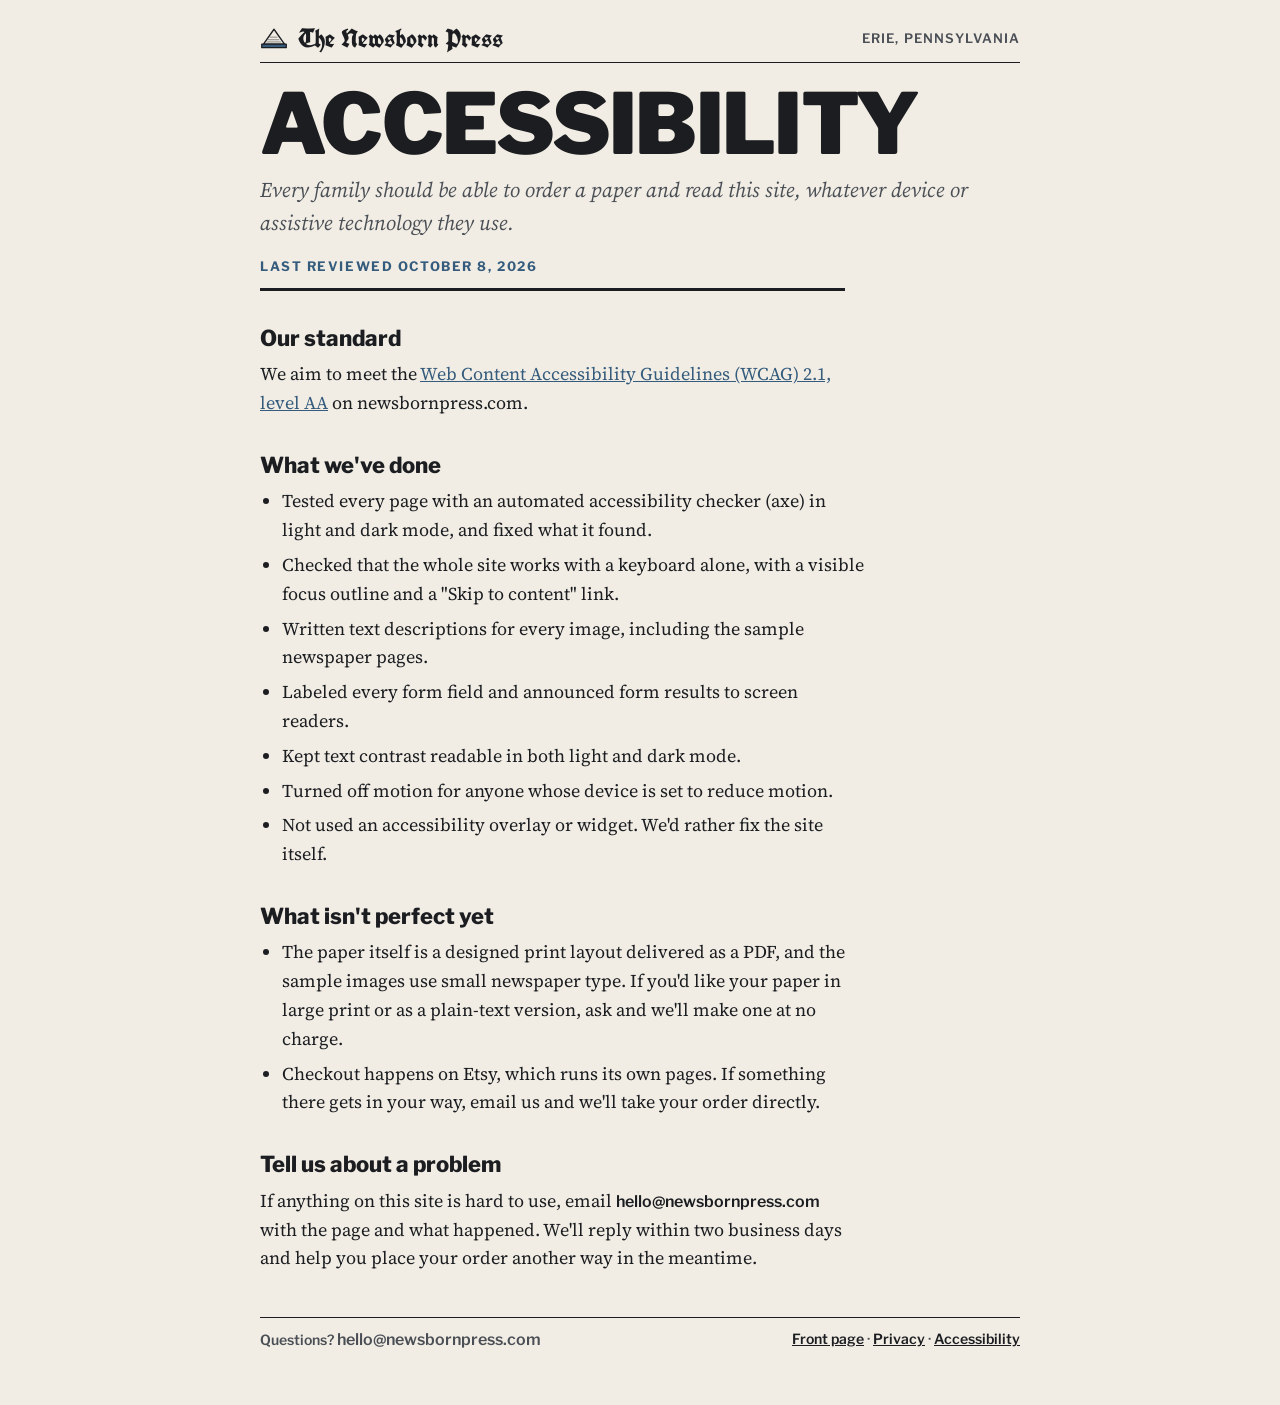
<file: accessibility/index.html>
<!doctype html>
<html lang="en">
<head>
<meta charset="utf-8">
<meta name="viewport" content="width=device-width, initial-scale=1, viewport-fit=cover">
<title>Accessibility · Newsborn Press</title>
<meta name="description" content="Newsborn Press aims to meet WCAG 2.1 AA. What we've tested, what we know isn't perfect, and how to tell us about a problem.">
<link rel="icon" href="../assets/favicon.svg" type="image/svg+xml">
<link rel="apple-touch-icon" href="../assets/apple-touch-icon.png">
<meta name="theme-color" content="#F1EDE4">
<link rel="stylesheet" href="../assets/fonts/fonts.css">
<style>
/* Newsborn Press policy page (v1.0). Same tokens as the home page: newsprint, ink, one Stork Blue accent, rules not boxes. */
:root{--newsprint:#F1EDE4;--ink:#1B1D21;--graphite:#4A4E55;--rule:#B7AE9B;--rule-faint:#D3CBBB;--stork:#355C7D;
  --f-nameplate:"UnifrakturCook","Old English Text MT",Georgia,serif;--f-head:"Libre Franklin","Franklin Gothic Medium","Arial Narrow",Arial,sans-serif;--f-body:"Source Serif 4",Georgia,"Times New Roman",serif}
@media (prefers-color-scheme: dark){:root:not([data-theme="light"]){--newsprint:#23211D;--ink:#ECE7DC;--graphite:#BDB6A8;--rule:#5E584D;--rule-faint:#3A3631;--stork:#8FB3D1;color-scheme:dark}}
:root[data-theme="dark"]{--newsprint:#23211D;--ink:#ECE7DC;--graphite:#BDB6A8;--rule:#5E584D;--rule-faint:#3A3631;--stork:#8FB3D1;color-scheme:dark}
*{box-sizing:border-box}html{-webkit-text-size-adjust:100%}
body{background:var(--newsprint);color:var(--ink);font-family:var(--f-body);font-size:18px;line-height:1.6;margin:0;padding:24px 20px 56px}
.skip{position:absolute;left:12px;top:-60px;background:var(--ink);color:var(--newsprint);padding:10px 14px;font:800 16px var(--f-head);text-decoration:none}.skip:focus{top:12px}
.sheet{max-width:760px;margin:0 auto}
.folio{display:flex;justify-content:space-between;align-items:center;gap:12px;flex-wrap:wrap;border-bottom:1px solid var(--ink);padding-bottom:10px;font:600 13px var(--f-head);letter-spacing:.08em;text-transform:uppercase;color:var(--graphite)}
.brand{display:inline-flex;align-items:center;gap:10px;font:700 26px/1 var(--f-nameplate);letter-spacing:0;text-transform:none;color:var(--ink);text-decoration:none}
.brand svg{width:28px;height:28px;flex:none}
h1{font:900 clamp(44px,10vw,84px)/.9 var(--f-head);letter-spacing:-.02em;text-transform:uppercase;margin:24px 0 10px;text-wrap:balance}
.deck{font-style:italic;font-size:21px;color:var(--graphite);margin:0 0 18px}
.eff{font:700 13px var(--f-head);letter-spacing:.12em;text-transform:uppercase;color:var(--stork);border-bottom:3px solid var(--ink);padding-bottom:14px;margin:0}
h2{font:800 22px/1.25 var(--f-head);margin:34px 0 8px;text-wrap:balance}
p,li{max-width:65ch}p{margin:0 0 12px}ul{margin:0 0 12px;padding-left:22px}li{margin-bottom:6px}
a{color:var(--stork)}a:focus-visible{outline:3px solid var(--stork);outline-offset:2px}
code{font:600 16px var(--f-head)}
.foot{margin-top:44px;padding-top:12px;border-top:1px solid var(--ink);display:flex;justify-content:space-between;gap:12px;flex-wrap:wrap;font:600 14px var(--f-head);color:var(--graphite)}.foot a{color:var(--ink)}
</style>
</head>
<body>
<a class="skip" href="#main">Skip to content</a>
<main class="sheet" id="main">
  <div class="folio"><a class="brand" href="/"><svg viewBox="0 0 64 64" aria-hidden="true"><path d="M8 46 L32 12 L56 46 Z" fill="var(--newsprint)" stroke="var(--ink)" stroke-width="3" stroke-linejoin="round"/><path d="M4 46 H60 V54 H4 Z" fill="var(--stork)" stroke="var(--ink)" stroke-width="3" stroke-linejoin="round"/><path d="M22 30 H40 M18 36 H44 M15 41 H48" stroke="var(--ink)" stroke-width="2" opacity=".55"/></svg>The Newsborn Press</a><span>Erie, Pennsylvania</span></div>
  <h1>Accessibility</h1>
  <p class="deck">Every family should be able to order a paper and read this site, whatever device or assistive technology they use.</p>
  <p class="eff">Last reviewed October 8, 2026</p>

  <h2>Our standard</h2>
  <p>We aim to meet the <a href="https://www.w3.org/TR/WCAG21/">Web Content Accessibility Guidelines (WCAG) 2.1, level AA</a> on newsbornpress.com.</p>

  <h2>What we've done</h2>
  <ul>
    <li>Tested every page with an automated accessibility checker (axe) in light and dark mode, and fixed what it found.</li>
    <li>Checked that the whole site works with a keyboard alone, with a visible focus outline and a "Skip to content" link.</li>
    <li>Written text descriptions for every image, including the sample newspaper pages.</li>
    <li>Labeled every form field and announced form results to screen readers.</li>
    <li>Kept text contrast readable in both light and dark mode.</li>
    <li>Turned off motion for anyone whose device is set to reduce motion.</li>
    <li>Not used an accessibility overlay or widget. We'd rather fix the site itself.</li>
  </ul>

  <h2>What isn't perfect yet</h2>
  <ul>
    <li>The paper itself is a designed print layout delivered as a PDF, and the sample images use small newspaper type. If you'd like your paper in large print or as a plain-text version, ask and we'll make one at no charge.</li>
    <li>Checkout happens on Etsy, which runs its own pages. If something there gets in your way, email us and we'll take your order directly.</li>
  </ul>

  <h2>Tell us about a problem</h2>
  <p>If anything on this site is hard to use, email <code>hello@newsbornpress.com</code> with the page and what happened. We'll reply within two business days and help you place your order another way in the meantime.</p>
  <div class="foot"><span>Questions? <code>hello@newsbornpress.com</code></span><span><a href="/">Front page</a> · <a href="/privacy/">Privacy</a> · <a href="/accessibility/">Accessibility</a></span></div>
</main>
</body>
</html>
</file>
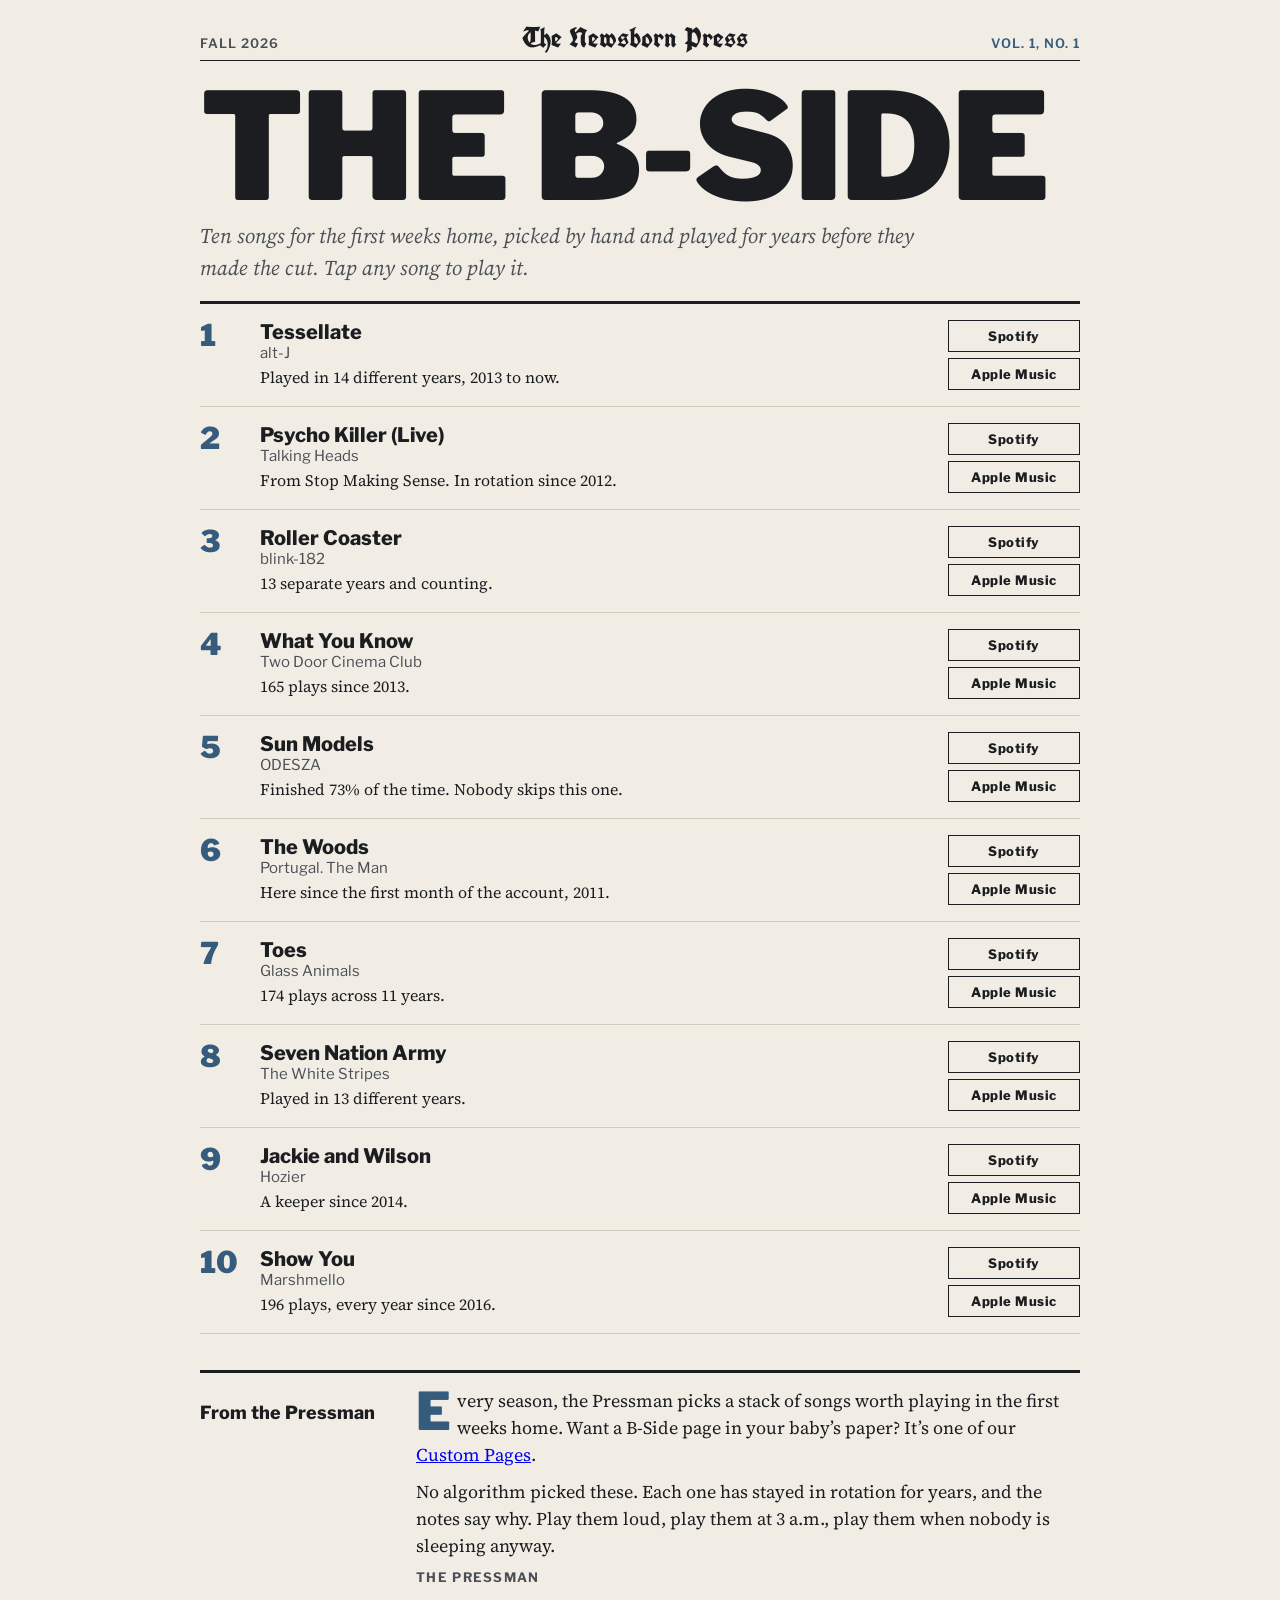
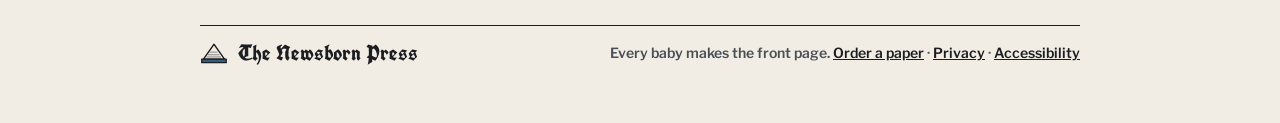
<file: b-side/index.html>
<!doctype html>
<html lang="en">
<head>
<meta charset="utf-8">
<meta name="viewport" content="width=device-width, initial-scale=1, viewport-fit=cover">
<title>The B-Side · Newsborn Press</title>
<meta name="description" content="The B-Side: ten songs for the first weeks home, picked by hand by the Newsborn Press. Listen on Spotify or Apple Music.">
<meta property="og:title" content="The B-Side · Newsborn Press">
<meta property="og:description" content="Ten songs for the first weeks home, picked by hand and played for years before they made the cut.">
<meta property="og:image" content="https://newsbornpress.com/assets/og.jpg">
<link rel="icon" href="../assets/favicon.svg" type="image/svg+xml">
<link rel="apple-touch-icon" href="../assets/apple-touch-icon.png">
<meta name="theme-color" content="#F1EDE4">
<link rel="stylesheet" href="../assets/fonts/fonts.css">
<style>
/* The B-Side listen page (v1.0). Same tokens as the home page: newsprint, ink, one Stork Blue accent, rules not boxes. */
:root{--newsprint:#F1EDE4;--ink:#1B1D21;--graphite:#4A4E55;--rule:#B7AE9B;--rule-faint:#D3CBBB;--stork:#355C7D;
  --f-nameplate:"UnifrakturCook","Old English Text MT",Georgia,serif;--f-head:"Libre Franklin","Franklin Gothic Medium","Arial Narrow",Arial,sans-serif;--f-body:"Source Serif 4",Georgia,"Times New Roman",serif}
@media (prefers-color-scheme: dark){:root:not([data-theme="light"]){--newsprint:#23211D;--ink:#ECE7DC;--graphite:#BDB6A8;--rule:#5E584D;--rule-faint:#3A3631;--stork:#8FB3D1;color-scheme:dark}}
:root[data-theme="dark"]{--newsprint:#23211D;--ink:#ECE7DC;--graphite:#BDB6A8;--rule:#5E584D;--rule-faint:#3A3631;--stork:#8FB3D1;color-scheme:dark}
*{box-sizing:border-box}html{-webkit-text-size-adjust:100%}
body{background:var(--newsprint);color:var(--ink);font-family:var(--f-body);font-size:18px;line-height:1.5;margin:0;padding:24px 20px 56px}
.sheet{max-width:880px;margin:0 auto}
.folio{display:flex;justify-content:space-between;align-items:baseline;gap:12px;border-bottom:1px solid var(--ink);padding-bottom:8px;font:600 13px var(--f-head);letter-spacing:.08em;text-transform:uppercase;color:var(--graphite)}
.folio a{font:700 28px/1 var(--f-nameplate);letter-spacing:0;text-transform:none;color:var(--ink);text-decoration:none}
.folio .s{color:var(--stork)}
h1{font:900 clamp(64px,16vw,148px)/.86 var(--f-head);letter-spacing:-.02em;text-transform:uppercase;margin:22px 0 10px}
.deck{font-style:italic;font-size:21px;color:var(--graphite);max-width:36em;margin:0 0 18px}
.rule{border:0;border-top:3px solid var(--ink);margin:0}
ol{list-style:none;margin:0;padding:0}
li{display:grid;grid-template-columns:44px minmax(0,1fr) auto;gap:6px 16px;align-items:start;padding:16px 0;border-bottom:1px solid var(--rule-faint)}
.n{font:900 30px/1 var(--f-head);color:var(--stork)}
.t{font:800 20px/1.2 var(--f-head)}.a{font:400 15px var(--f-head);color:var(--graphite)}.w{font-size:16px;margin-top:3px}
.go{display:flex;flex-direction:column;gap:6px;align-items:stretch;min-width:132px}
.go a{font:800 13px var(--f-head);letter-spacing:.04em;color:var(--ink);text-decoration:none;border:1.5px solid var(--ink);padding:7px 10px;text-align:center}
.go a:hover,.go a:focus-visible{background:var(--ink);color:var(--newsprint);outline:none}
.col{border-top:3px solid var(--ink);margin-top:36px;padding-top:14px;display:grid;grid-template-columns:200px minmax(0,1fr);gap:16px}
.col h2{font:800 18px var(--f-head)}
.col p{margin:0 0 10px}.col p:first-child::first-letter{float:left;font:900 52px/.8 var(--f-head);color:var(--stork);padding:4px 6px 0 0}
.by{font:700 13px var(--f-head);letter-spacing:.1em;text-transform:uppercase;color:var(--graphite)}
.foot{margin-top:40px;padding-top:12px;border-top:1px solid var(--ink);display:flex;justify-content:space-between;align-items:center;gap:16px;flex-wrap:wrap;font:600 14px var(--f-head);color:var(--graphite)}
.foot a{color:var(--ink)}
.mk{display:flex;align-items:center;gap:10px;font:700 22px var(--f-nameplate);color:var(--ink);text-decoration:none}
.mk svg{width:28px;height:28px}
@media (max-width:620px){li{grid-template-columns:36px minmax(0,1fr)}.go{grid-column:2;flex-direction:row;min-width:0}.go a{flex:1}.col{grid-template-columns:1fr}}
</style>
</head>
<body>
<main class="sheet" id="main">
  <div class="folio"><span>Fall 2026</span><a href="/">The Newsborn Press</a><span class="s">Vol. 1, No. 1</span></div>
  <h1>The B-Side</h1>
  <p class="deck">Ten songs for the first weeks home, picked by hand and played for years before they made the cut. Tap any song to play it.</p>
  <hr class="rule">
  <ol><li><span class="n">1</span><div class="tx"><div class="t">Tessellate</div><div class="a">alt-J</div><div class="w">Played in 14 different years, 2013 to now.</div></div><div class="go"><a href="https://open.spotify.com/search/Tessellate%20alt-J" rel="noopener">Spotify</a><a href="https://music.apple.com/us/search?term=Tessellate%20alt-J" rel="noopener">Apple Music</a></div></li><li><span class="n">2</span><div class="tx"><div class="t">Psycho Killer (Live)</div><div class="a">Talking Heads</div><div class="w">From Stop Making Sense. In rotation since 2012.</div></div><div class="go"><a href="https://open.spotify.com/search/Psycho%20Killer%20%28Live%29%20Talking%20Heads" rel="noopener">Spotify</a><a href="https://music.apple.com/us/search?term=Psycho%20Killer%20%28Live%29%20Talking%20Heads" rel="noopener">Apple Music</a></div></li><li><span class="n">3</span><div class="tx"><div class="t">Roller Coaster</div><div class="a">blink-182</div><div class="w">13 separate years and counting.</div></div><div class="go"><a href="https://open.spotify.com/search/Roller%20Coaster%20blink-182" rel="noopener">Spotify</a><a href="https://music.apple.com/us/search?term=Roller%20Coaster%20blink-182" rel="noopener">Apple Music</a></div></li><li><span class="n">4</span><div class="tx"><div class="t">What You Know</div><div class="a">Two Door Cinema Club</div><div class="w">165 plays since 2013.</div></div><div class="go"><a href="https://open.spotify.com/search/What%20You%20Know%20Two%20Door%20Cinema%20Club" rel="noopener">Spotify</a><a href="https://music.apple.com/us/search?term=What%20You%20Know%20Two%20Door%20Cinema%20Club" rel="noopener">Apple Music</a></div></li><li><span class="n">5</span><div class="tx"><div class="t">Sun Models</div><div class="a">ODESZA</div><div class="w">Finished 73% of the time. Nobody skips this one.</div></div><div class="go"><a href="https://open.spotify.com/search/Sun%20Models%20ODESZA" rel="noopener">Spotify</a><a href="https://music.apple.com/us/search?term=Sun%20Models%20ODESZA" rel="noopener">Apple Music</a></div></li><li><span class="n">6</span><div class="tx"><div class="t">The Woods</div><div class="a">Portugal. The Man</div><div class="w">Here since the first month of the account, 2011.</div></div><div class="go"><a href="https://open.spotify.com/search/The%20Woods%20Portugal.%20The%20Man" rel="noopener">Spotify</a><a href="https://music.apple.com/us/search?term=The%20Woods%20Portugal.%20The%20Man" rel="noopener">Apple Music</a></div></li><li><span class="n">7</span><div class="tx"><div class="t">Toes</div><div class="a">Glass Animals</div><div class="w">174 plays across 11 years.</div></div><div class="go"><a href="https://open.spotify.com/search/Toes%20Glass%20Animals" rel="noopener">Spotify</a><a href="https://music.apple.com/us/search?term=Toes%20Glass%20Animals" rel="noopener">Apple Music</a></div></li><li><span class="n">8</span><div class="tx"><div class="t">Seven Nation Army</div><div class="a">The White Stripes</div><div class="w">Played in 13 different years.</div></div><div class="go"><a href="https://open.spotify.com/search/Seven%20Nation%20Army%20The%20White%20Stripes" rel="noopener">Spotify</a><a href="https://music.apple.com/us/search?term=Seven%20Nation%20Army%20The%20White%20Stripes" rel="noopener">Apple Music</a></div></li><li><span class="n">9</span><div class="tx"><div class="t">Jackie and Wilson</div><div class="a">Hozier</div><div class="w">A keeper since 2014.</div></div><div class="go"><a href="https://open.spotify.com/search/Jackie%20and%20Wilson%20Hozier" rel="noopener">Spotify</a><a href="https://music.apple.com/us/search?term=Jackie%20and%20Wilson%20Hozier" rel="noopener">Apple Music</a></div></li><li><span class="n">10</span><div class="tx"><div class="t">Show You</div><div class="a">Marshmello</div><div class="w">196 plays, every year since 2016.</div></div><div class="go"><a href="https://open.spotify.com/search/Show%20You%20Marshmello" rel="noopener">Spotify</a><a href="https://music.apple.com/us/search?term=Show%20You%20Marshmello" rel="noopener">Apple Music</a></div></li></ol>
  <section class="col">
    <h2>From the Pressman</h2>
    <div>
      <p>Every season, the Pressman picks a stack of songs worth playing in the first weeks home. Want a B-Side page in your baby’s paper? It’s one of our <a href="https://www.etsy.com/listing/4598921507">Custom Pages</a>.</p>
      <p>No algorithm picked these. Each one has stayed in rotation for years, and the notes say why. Play them loud, play them at 3 a.m., play them when nobody is sleeping anyway.</p>
      <div class="by">The Pressman</div>
    </div>
  </section>
  <div class="foot">
    <a class="mk" href="/"><svg viewBox="0 0 64 64" aria-hidden="true"><path d="M8 46 L32 12 L56 46 Z" fill="#F1EDE4" stroke="currentColor" stroke-width="3" stroke-linejoin="round"/><path d="M4 46 H60 V54 H4 Z" fill="#355C7D" stroke="currentColor" stroke-width="3" stroke-linejoin="round"/><path d="M22 30 H40 M18 36 H44 M15 41 H48" stroke="#1B1D21" stroke-width="2" opacity=".55"/></svg>The Newsborn Press</a>
    <span>Every baby makes the front page. <a href="https://newsbornpress.etsy.com">Order a paper</a> · <a href="/privacy/">Privacy</a> · <a href="/accessibility/">Accessibility</a></span>
  </div>
</main>
</body>
</html>
</file>
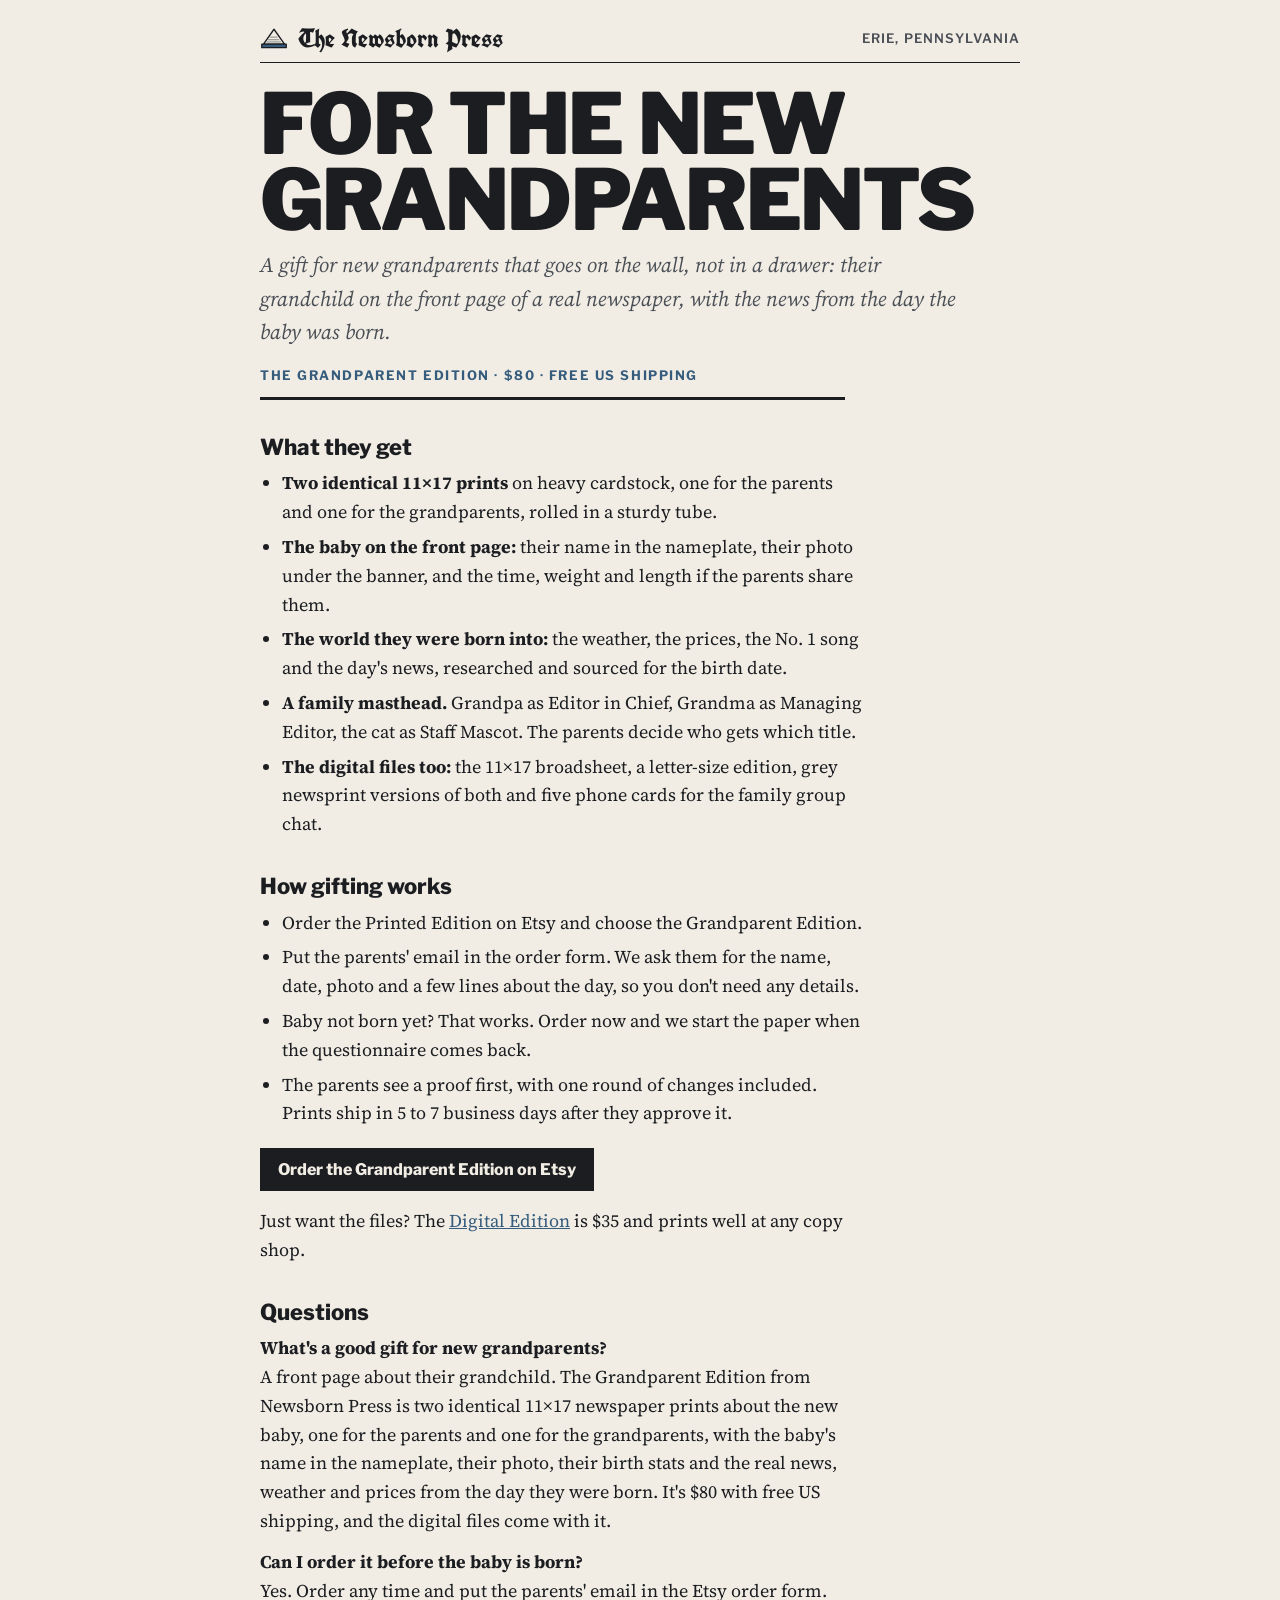
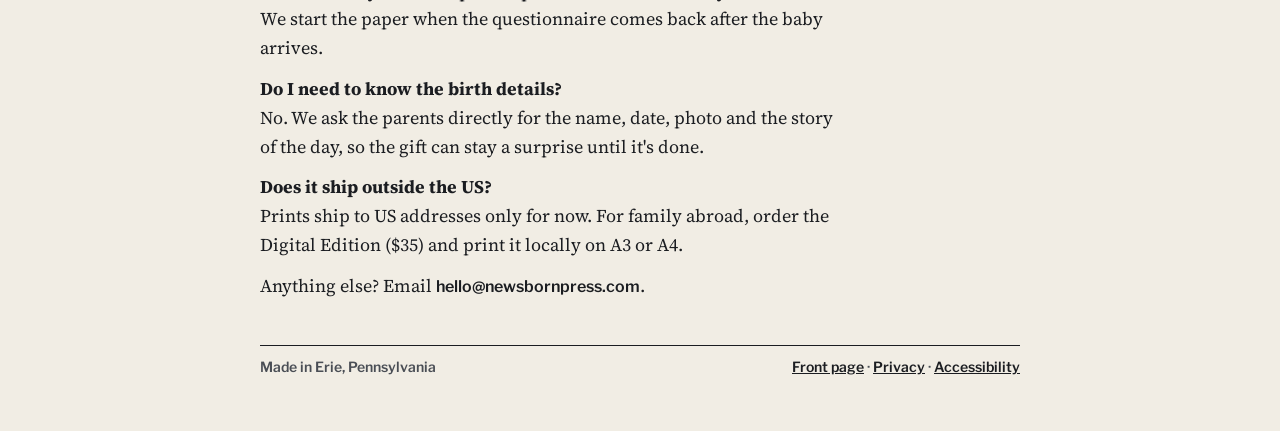
<file: gift-for-new-grandparents/index.html>
<!doctype html>
<html lang="en">
<head>
<meta charset="utf-8">
<meta name="viewport" content="width=device-width, initial-scale=1, viewport-fit=cover">
<title>Gift for New Grandparents: A Personalized Newborn Newspaper | Newsborn Press</title>
<meta name="description" content="A gift for new grandparents: two identical 11x17 front pages about their new grandchild, with the real news from the day the baby was born. $80, free US shipping.">
<link rel="canonical" href="https://newsbornpress.com/gift-for-new-grandparents/">
<meta property="og:title" content="Gift for New Grandparents | Newsborn Press">
<meta property="og:description" content="Two identical front pages about the new baby: one for the parents, one for the grandparents.">
<meta property="og:image" content="https://newsbornpress.com/assets/og.jpg">
<link rel="icon" href="../assets/favicon.svg" type="image/svg+xml">
<link rel="apple-touch-icon" href="../assets/apple-touch-icon.png">
<meta name="theme-color" content="#F1EDE4">
<link rel="stylesheet" href="../assets/fonts/fonts.css">
<style>
/* Newsborn Press gift page (v1.0). Same tokens as the home page: newsprint, ink, one Stork Blue accent, rules not boxes. */
:root{--newsprint:#F1EDE4;--ink:#1B1D21;--graphite:#4A4E55;--rule:#B7AE9B;--rule-faint:#D3CBBB;--stork:#355C7D;
  --f-nameplate:"UnifrakturCook","Old English Text MT",Georgia,serif;--f-head:"Libre Franklin","Franklin Gothic Medium","Arial Narrow",Arial,sans-serif;--f-body:"Source Serif 4",Georgia,"Times New Roman",serif}
@media (prefers-color-scheme: dark){:root:not([data-theme="light"]){--newsprint:#23211D;--ink:#ECE7DC;--graphite:#BDB6A8;--rule:#5E584D;--rule-faint:#3A3631;--stork:#8FB3D1;color-scheme:dark}}
:root[data-theme="dark"]{--newsprint:#23211D;--ink:#ECE7DC;--graphite:#BDB6A8;--rule:#5E584D;--rule-faint:#3A3631;--stork:#8FB3D1;color-scheme:dark}
*{box-sizing:border-box}html{-webkit-text-size-adjust:100%}
body{background:var(--newsprint);color:var(--ink);font-family:var(--f-body);font-size:18px;line-height:1.6;margin:0;padding:24px 20px 56px}
.skip{position:absolute;left:12px;top:-60px;background:var(--ink);color:var(--newsprint);padding:10px 14px;font:800 16px var(--f-head);text-decoration:none}.skip:focus{top:12px}
.sheet{max-width:760px;margin:0 auto}
.folio{display:flex;justify-content:space-between;align-items:center;gap:12px;flex-wrap:wrap;border-bottom:1px solid var(--ink);padding-bottom:10px;font:600 13px var(--f-head);letter-spacing:.08em;text-transform:uppercase;color:var(--graphite)}
.brand{display:inline-flex;align-items:center;gap:10px;font:700 26px/1 var(--f-nameplate);letter-spacing:0;text-transform:none;color:var(--ink);text-decoration:none}
.brand svg{width:28px;height:28px;flex:none}
h1{font:900 clamp(44px,10vw,84px)/.9 var(--f-head);letter-spacing:-.02em;text-transform:uppercase;margin:24px 0 10px;text-wrap:balance}
.deck{font-style:italic;font-size:21px;color:var(--graphite);margin:0 0 18px}
.eff{font:700 13px var(--f-head);letter-spacing:.12em;text-transform:uppercase;color:var(--stork);border-bottom:3px solid var(--ink);padding-bottom:14px;margin:0}
h2{font:800 22px/1.25 var(--f-head);margin:34px 0 8px;text-wrap:balance}
p,li{max-width:65ch}p{margin:0 0 12px}ul{margin:0 0 12px;padding-left:22px}li{margin-bottom:6px}
a{color:var(--stork)}a:focus-visible{outline:3px solid var(--stork);outline-offset:2px}
code{font:600 16px var(--f-head)}
.foot{margin-top:44px;padding-top:12px;border-top:1px solid var(--ink);display:flex;justify-content:space-between;gap:12px;flex-wrap:wrap;font:600 14px var(--f-head);color:var(--graphite)}.foot a{color:var(--ink)}
.cta{display:inline-block;margin:8px 0 4px;background:var(--ink);color:var(--newsprint);font:800 16px var(--f-head);padding:12px 18px;text-decoration:none}.cta:focus-visible{outline:3px solid var(--stork);outline-offset:2px}
.price{font:800 18px var(--f-head)}
</style>
<script type="application/ld+json">
{
 "@context": "https://schema.org",
 "@graph": [
  {
   "@type": "WebPage",
   "@id": "https://newsbornpress.com/gift-for-new-grandparents/",
   "url": "https://newsbornpress.com/gift-for-new-grandparents/",
   "name": "Gift for New Grandparents: A Personalized Newborn Newspaper",
   "isPartOf": {
    "@id": "https://newsbornpress.com/#site"
   },
   "about": {
    "@id": "https://newsbornpress.com/#birth-edition"
   }
  },
  {
   "@type": "FAQPage",
   "mainEntity": [
    {
     "@type": "Question",
     "name": "What's a good gift for new grandparents?",
     "acceptedAnswer": {
      "@type": "Answer",
      "text": "A front page about their grandchild. The Grandparent Edition from Newsborn Press is two identical 11×17 newspaper prints about the new baby, one for the parents and one for the grandparents, with the baby's name in the nameplate, their photo, their birth stats and the real news, weather and prices from the day they were born. It's $80 with free US shipping, and the digital files come with it."
     }
    },
    {
     "@type": "Question",
     "name": "Can I order it before the baby is born?",
     "acceptedAnswer": {
      "@type": "Answer",
      "text": "Yes. Order any time and put the parents' email in the Etsy order form. We start the paper when the questionnaire comes back after the baby arrives."
     }
    },
    {
     "@type": "Question",
     "name": "Do I need to know the birth details?",
     "acceptedAnswer": {
      "@type": "Answer",
      "text": "No. We ask the parents directly for the name, date, photo and the story of the day, so the gift can stay a surprise until it's done."
     }
    },
    {
     "@type": "Question",
     "name": "Does it ship outside the US?",
     "acceptedAnswer": {
      "@type": "Answer",
      "text": "Prints ship to US addresses only for now. For family abroad, order the Digital Edition ($35) and print it locally on A3 or A4."
     }
    }
   ]
  }
 ]
}
</script>
</head>
<body>
<a class="skip" href="#main">Skip to content</a>
<main class="sheet" id="main">
  <div class="folio"><a class="brand" href="/"><svg viewBox="0 0 64 64" aria-hidden="true"><path d="M8 46 L32 12 L56 46 Z" fill="var(--newsprint)" stroke="var(--ink)" stroke-width="3" stroke-linejoin="round"/><path d="M4 46 H60 V54 H4 Z" fill="var(--stork)" stroke="var(--ink)" stroke-width="3" stroke-linejoin="round"/><path d="M22 30 H40 M18 36 H44 M15 41 H48" stroke="var(--ink)" stroke-width="2" opacity=".55"/></svg>The Newsborn Press</a><span>Erie, Pennsylvania</span></div>
  <h1>For the new grandparents</h1>
  <p class="deck">A gift for new grandparents that goes on the wall, not in a drawer: their grandchild on the front page of a real newspaper, with the news from the day the baby was born.</p>
  <p class="eff">The Grandparent Edition · $80 · Free US shipping</p>

  <h2>What they get</h2>
  <ul>
    <li><b>Two identical 11×17 prints</b> on heavy cardstock, one for the parents and one for the grandparents, rolled in a sturdy tube.</li>
    <li><b>The baby on the front page:</b> their name in the nameplate, their photo under the banner, and the time, weight and length if the parents share them.</li>
    <li><b>The world they were born into:</b> the weather, the prices, the No. 1 song and the day's news, researched and sourced for the birth date.</li>
    <li><b>A family masthead.</b> Grandpa as Editor in Chief, Grandma as Managing Editor, the cat as Staff Mascot. The parents decide who gets which title.</li>
    <li><b>The digital files too:</b> the 11×17 broadsheet, a letter-size edition, grey newsprint versions of both and five phone cards for the family group chat.</li>
  </ul>

  <h2>How gifting works</h2>
  <ul>
    <li>Order the Printed Edition on Etsy and choose the Grandparent Edition.</li>
    <li>Put the parents' email in the order form. We ask them for the name, date, photo and a few lines about the day, so you don't need any details.</li>
    <li>Baby not born yet? That works. Order now and we start the paper when the questionnaire comes back.</li>
    <li>The parents see a proof first, with one round of changes included. Prints ship in 5 to 7 business days after they approve it.</li>
  </ul>
  <p><a class="cta" href="https://www.etsy.com/listing/4590755506">Order the Grandparent Edition on Etsy</a></p>
  <p>Just want the files? The <a href="https://www.etsy.com/listing/4590744230">Digital Edition</a> is $35 and prints well at any copy shop.</p>

  <h2>Questions</h2>
  <p><b>What's a good gift for new grandparents?</b><br>A front page about their grandchild. The Grandparent Edition from Newsborn Press is two identical 11×17 newspaper prints about the new baby, one for the parents and one for the grandparents, with the baby's name in the nameplate, their photo, their birth stats and the real news, weather and prices from the day they were born. It's $80 with free US shipping, and the digital files come with it.</p>
  <p><b>Can I order it before the baby is born?</b><br>Yes. Order any time and put the parents' email in the Etsy order form. We start the paper when the questionnaire comes back after the baby arrives.</p>
  <p><b>Do I need to know the birth details?</b><br>No. We ask the parents directly for the name, date, photo and the story of the day, so the gift can stay a surprise until it's done.</p>
  <p><b>Does it ship outside the US?</b><br>Prints ship to US addresses only for now. For family abroad, order the Digital Edition ($35) and print it locally on A3 or A4.</p>
  <p>Anything else? Email <code>hello@newsbornpress.com</code>.</p>
  <div class="foot"><span>Made in Erie, Pennsylvania</span><span><a href="/">Front page</a> · <a href="/privacy/">Privacy</a> · <a href="/accessibility/">Accessibility</a></span></div>
</main>
</body>
</html>
</file>
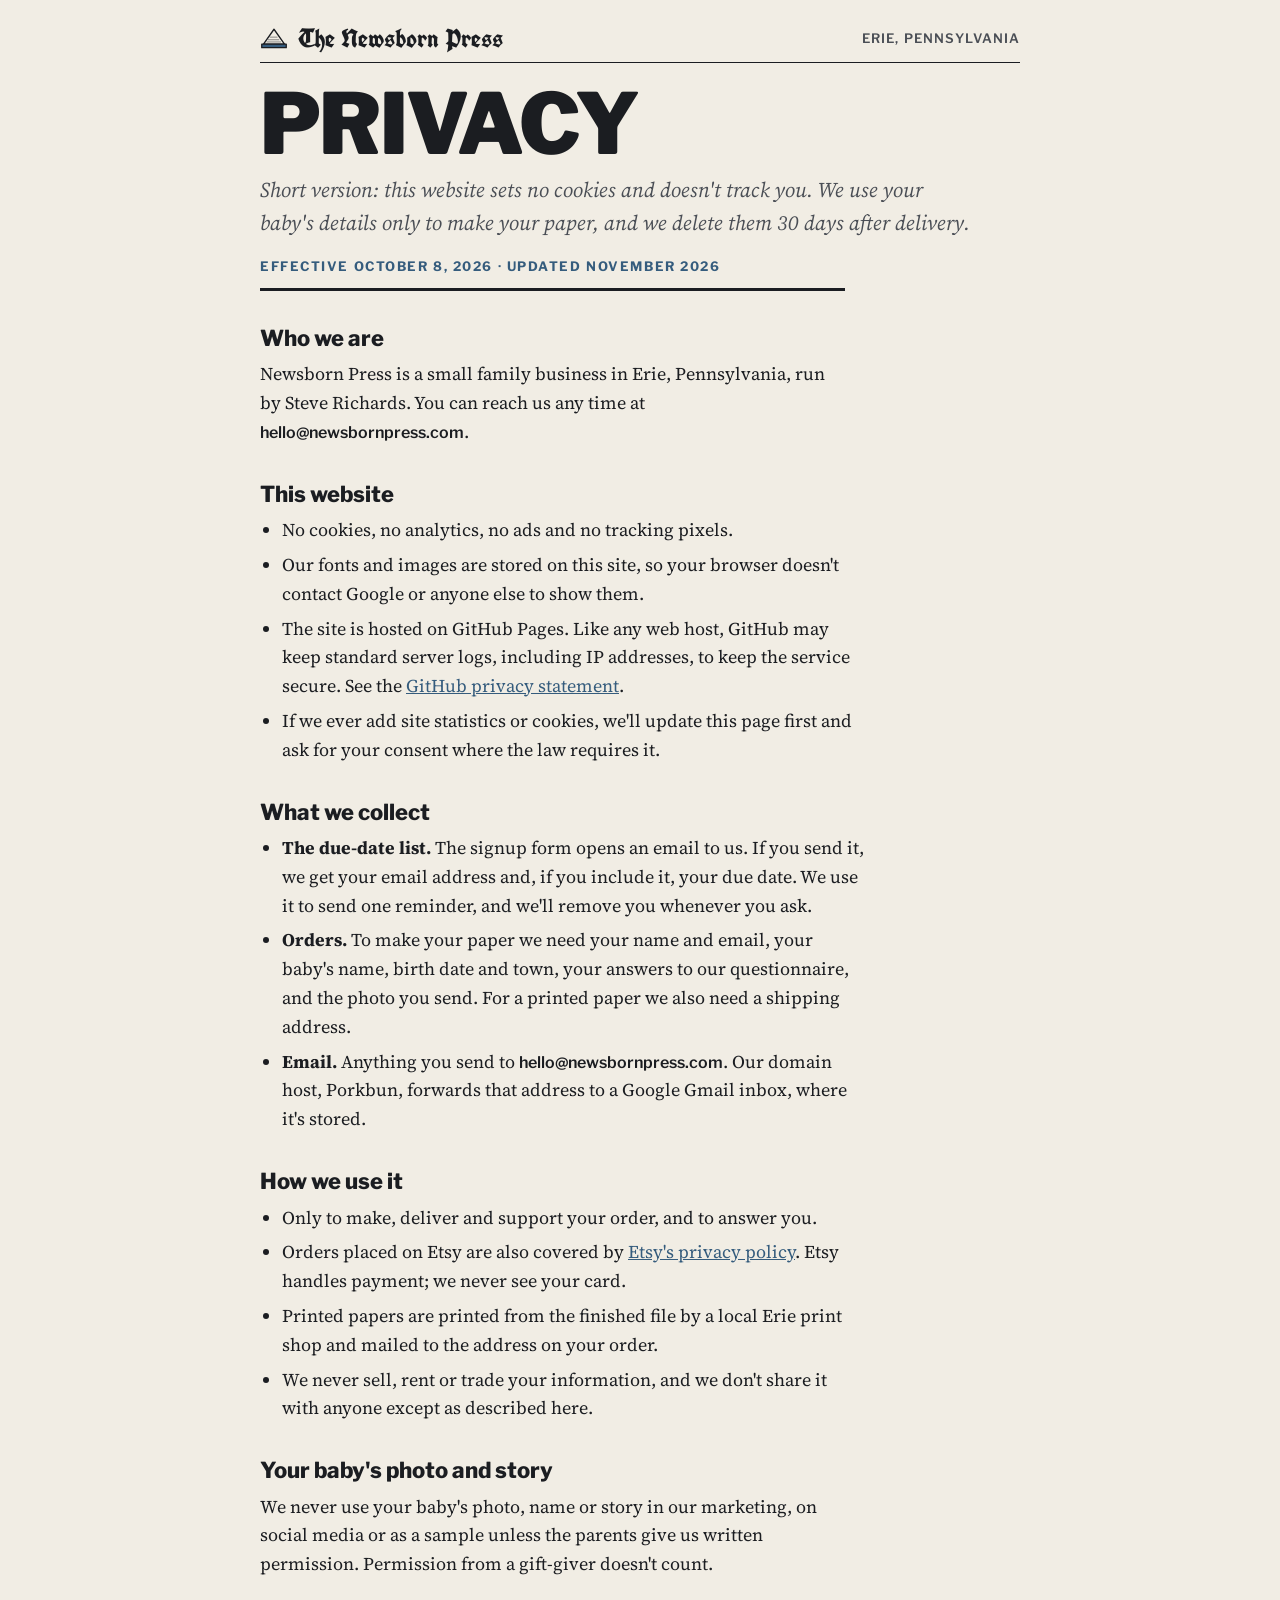
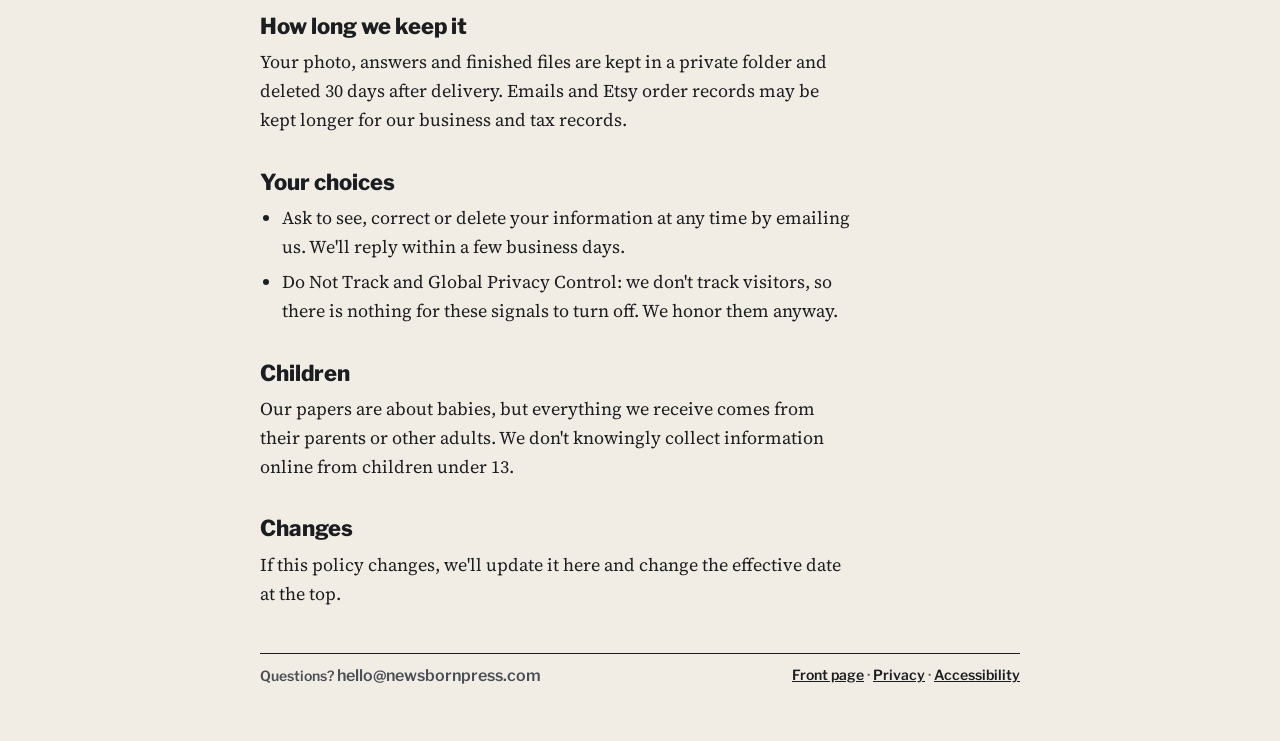
<file: privacy/index.html>
<!doctype html>
<html lang="en">
<head>
<meta charset="utf-8">
<meta name="viewport" content="width=device-width, initial-scale=1, viewport-fit=cover">
<title>Privacy · Newsborn Press</title>
<meta name="description" content="How Newsborn Press handles your information: no cookies, no tracking, and your baby's details deleted 30 days after delivery.">
<link rel="icon" href="../assets/favicon.svg" type="image/svg+xml">
<link rel="apple-touch-icon" href="../assets/apple-touch-icon.png">
<meta name="theme-color" content="#F1EDE4">
<link rel="stylesheet" href="../assets/fonts/fonts.css">
<style>
/* Newsborn Press policy page (v1.0). Same tokens as the home page: newsprint, ink, one Stork Blue accent, rules not boxes. */
:root{--newsprint:#F1EDE4;--ink:#1B1D21;--graphite:#4A4E55;--rule:#B7AE9B;--rule-faint:#D3CBBB;--stork:#355C7D;
  --f-nameplate:"UnifrakturCook","Old English Text MT",Georgia,serif;--f-head:"Libre Franklin","Franklin Gothic Medium","Arial Narrow",Arial,sans-serif;--f-body:"Source Serif 4",Georgia,"Times New Roman",serif}
@media (prefers-color-scheme: dark){:root:not([data-theme="light"]){--newsprint:#23211D;--ink:#ECE7DC;--graphite:#BDB6A8;--rule:#5E584D;--rule-faint:#3A3631;--stork:#8FB3D1;color-scheme:dark}}
:root[data-theme="dark"]{--newsprint:#23211D;--ink:#ECE7DC;--graphite:#BDB6A8;--rule:#5E584D;--rule-faint:#3A3631;--stork:#8FB3D1;color-scheme:dark}
*{box-sizing:border-box}html{-webkit-text-size-adjust:100%}
body{background:var(--newsprint);color:var(--ink);font-family:var(--f-body);font-size:18px;line-height:1.6;margin:0;padding:24px 20px 56px}
.skip{position:absolute;left:12px;top:-60px;background:var(--ink);color:var(--newsprint);padding:10px 14px;font:800 16px var(--f-head);text-decoration:none}.skip:focus{top:12px}
.sheet{max-width:760px;margin:0 auto}
.folio{display:flex;justify-content:space-between;align-items:center;gap:12px;flex-wrap:wrap;border-bottom:1px solid var(--ink);padding-bottom:10px;font:600 13px var(--f-head);letter-spacing:.08em;text-transform:uppercase;color:var(--graphite)}
.brand{display:inline-flex;align-items:center;gap:10px;font:700 26px/1 var(--f-nameplate);letter-spacing:0;text-transform:none;color:var(--ink);text-decoration:none}
.brand svg{width:28px;height:28px;flex:none}
h1{font:900 clamp(44px,10vw,84px)/.9 var(--f-head);letter-spacing:-.02em;text-transform:uppercase;margin:24px 0 10px;text-wrap:balance}
.deck{font-style:italic;font-size:21px;color:var(--graphite);margin:0 0 18px}
.eff{font:700 13px var(--f-head);letter-spacing:.12em;text-transform:uppercase;color:var(--stork);border-bottom:3px solid var(--ink);padding-bottom:14px;margin:0}
h2{font:800 22px/1.25 var(--f-head);margin:34px 0 8px;text-wrap:balance}
p,li{max-width:65ch}p{margin:0 0 12px}ul{margin:0 0 12px;padding-left:22px}li{margin-bottom:6px}
a{color:var(--stork)}a:focus-visible{outline:3px solid var(--stork);outline-offset:2px}
code{font:600 16px var(--f-head)}
.foot{margin-top:44px;padding-top:12px;border-top:1px solid var(--ink);display:flex;justify-content:space-between;gap:12px;flex-wrap:wrap;font:600 14px var(--f-head);color:var(--graphite)}.foot a{color:var(--ink)}
</style>
</head>
<body>
<a class="skip" href="#main">Skip to content</a>
<main class="sheet" id="main">
  <div class="folio"><a class="brand" href="/"><svg viewBox="0 0 64 64" aria-hidden="true"><path d="M8 46 L32 12 L56 46 Z" fill="var(--newsprint)" stroke="var(--ink)" stroke-width="3" stroke-linejoin="round"/><path d="M4 46 H60 V54 H4 Z" fill="var(--stork)" stroke="var(--ink)" stroke-width="3" stroke-linejoin="round"/><path d="M22 30 H40 M18 36 H44 M15 41 H48" stroke="var(--ink)" stroke-width="2" opacity=".55"/></svg>The Newsborn Press</a><span>Erie, Pennsylvania</span></div>
  <h1>Privacy</h1>
  <p class="deck">Short version: this website sets no cookies and doesn't track you. We use your baby's details only to make your paper, and we delete them 30 days after delivery.</p>
  <p class="eff">Effective October 8, 2026 · Updated November 2026</p>

  <h2>Who we are</h2>
  <p>Newsborn Press is a small family business in Erie, Pennsylvania, run by Steve Richards. You can reach us any time at <code>hello@newsbornpress.com</code>.</p>

  <h2>This website</h2>
  <ul>
    <li>No cookies, no analytics, no ads and no tracking pixels.</li>
    <li>Our fonts and images are stored on this site, so your browser doesn't contact Google or anyone else to show them.</li>
    <li>The site is hosted on GitHub Pages. Like any web host, GitHub may keep standard server logs, including IP addresses, to keep the service secure. See the <a href="https://docs.github.com/en/site-policy/privacy-policies/github-general-privacy-statement">GitHub privacy statement</a>.</li>
    <li>If we ever add site statistics or cookies, we'll update this page first and ask for your consent where the law requires it.</li>
  </ul>

  <h2>What we collect</h2>
  <ul>
    <li><b>The due-date list.</b> The signup form opens an email to us. If you send it, we get your email address and, if you include it, your due date. We use it to send one reminder, and we'll remove you whenever you ask.</li>
    <li><b>Orders.</b> To make your paper we need your name and email, your baby's name, birth date and town, your answers to our questionnaire, and the photo you send. For a printed paper we also need a shipping address.</li>
    <li><b>Email.</b> Anything you send to <code>hello@newsbornpress.com</code>. Our domain host, Porkbun, forwards that address to a Google Gmail inbox, where it's stored.</li>
  </ul>

  <h2>How we use it</h2>
  <ul>
    <li>Only to make, deliver and support your order, and to answer you.</li>
    <li>Orders placed on Etsy are also covered by <a href="https://www.etsy.com/legal/privacy/">Etsy's privacy policy</a>. Etsy handles payment; we never see your card.</li>
    <li>Printed papers are printed from the finished file by a local Erie print shop and mailed to the address on your order.</li>
    <li>We never sell, rent or trade your information, and we don't share it with anyone except as described here.</li>
  </ul>

  <h2>Your baby's photo and story</h2>
  <p>We never use your baby's photo, name or story in our marketing, on social media or as a sample unless the parents give us written permission. Permission from a gift-giver doesn't count.</p>

  <h2>How long we keep it</h2>
  <p>Your photo, answers and finished files are kept in a private folder and deleted 30 days after delivery. Emails and Etsy order records may be kept longer for our business and tax records.</p>

  <h2>Your choices</h2>
  <ul>
    <li>Ask to see, correct or delete your information at any time by emailing us. We'll reply within a few business days.</li>
    <li>Do Not Track and Global Privacy Control: we don't track visitors, so there is nothing for these signals to turn off. We honor them anyway.</li>
  </ul>

  <h2>Children</h2>
  <p>Our papers are about babies, but everything we receive comes from their parents or other adults. We don't knowingly collect information online from children under 13.</p>

  <h2>Changes</h2>
  <p>If this policy changes, we'll update it here and change the effective date at the top.</p>
  <div class="foot"><span>Questions? <code>hello@newsbornpress.com</code></span><span><a href="/">Front page</a> · <a href="/privacy/">Privacy</a> · <a href="/accessibility/">Accessibility</a></span></div>
</main>
</body>
</html>
</file>
<file: assets/fonts/fonts.css>
/* Newsborn Press fonts, self-hosted (SIL Open Font License, see OFL-*.txt). Latin subset, WOFF2. */
@font-face{font-family:"Libre Franklin";src:url("libre-franklin-var.woff2") format("woff2");font-weight:100 900;font-style:normal;font-display:swap}
@font-face{font-family:"Source Serif 4";src:url("source-serif-4-var.woff2") format("woff2");font-weight:200 900;font-style:normal;font-display:swap}
@font-face{font-family:"Source Serif 4";src:url("source-serif-4-italic-var.woff2") format("woff2");font-weight:200 900;font-style:italic;font-display:swap}
@font-face{font-family:"UnifrakturCook";src:url("unifraktur-cook-700.woff2") format("woff2");font-weight:700;font-style:normal;font-display:swap}
</file>
